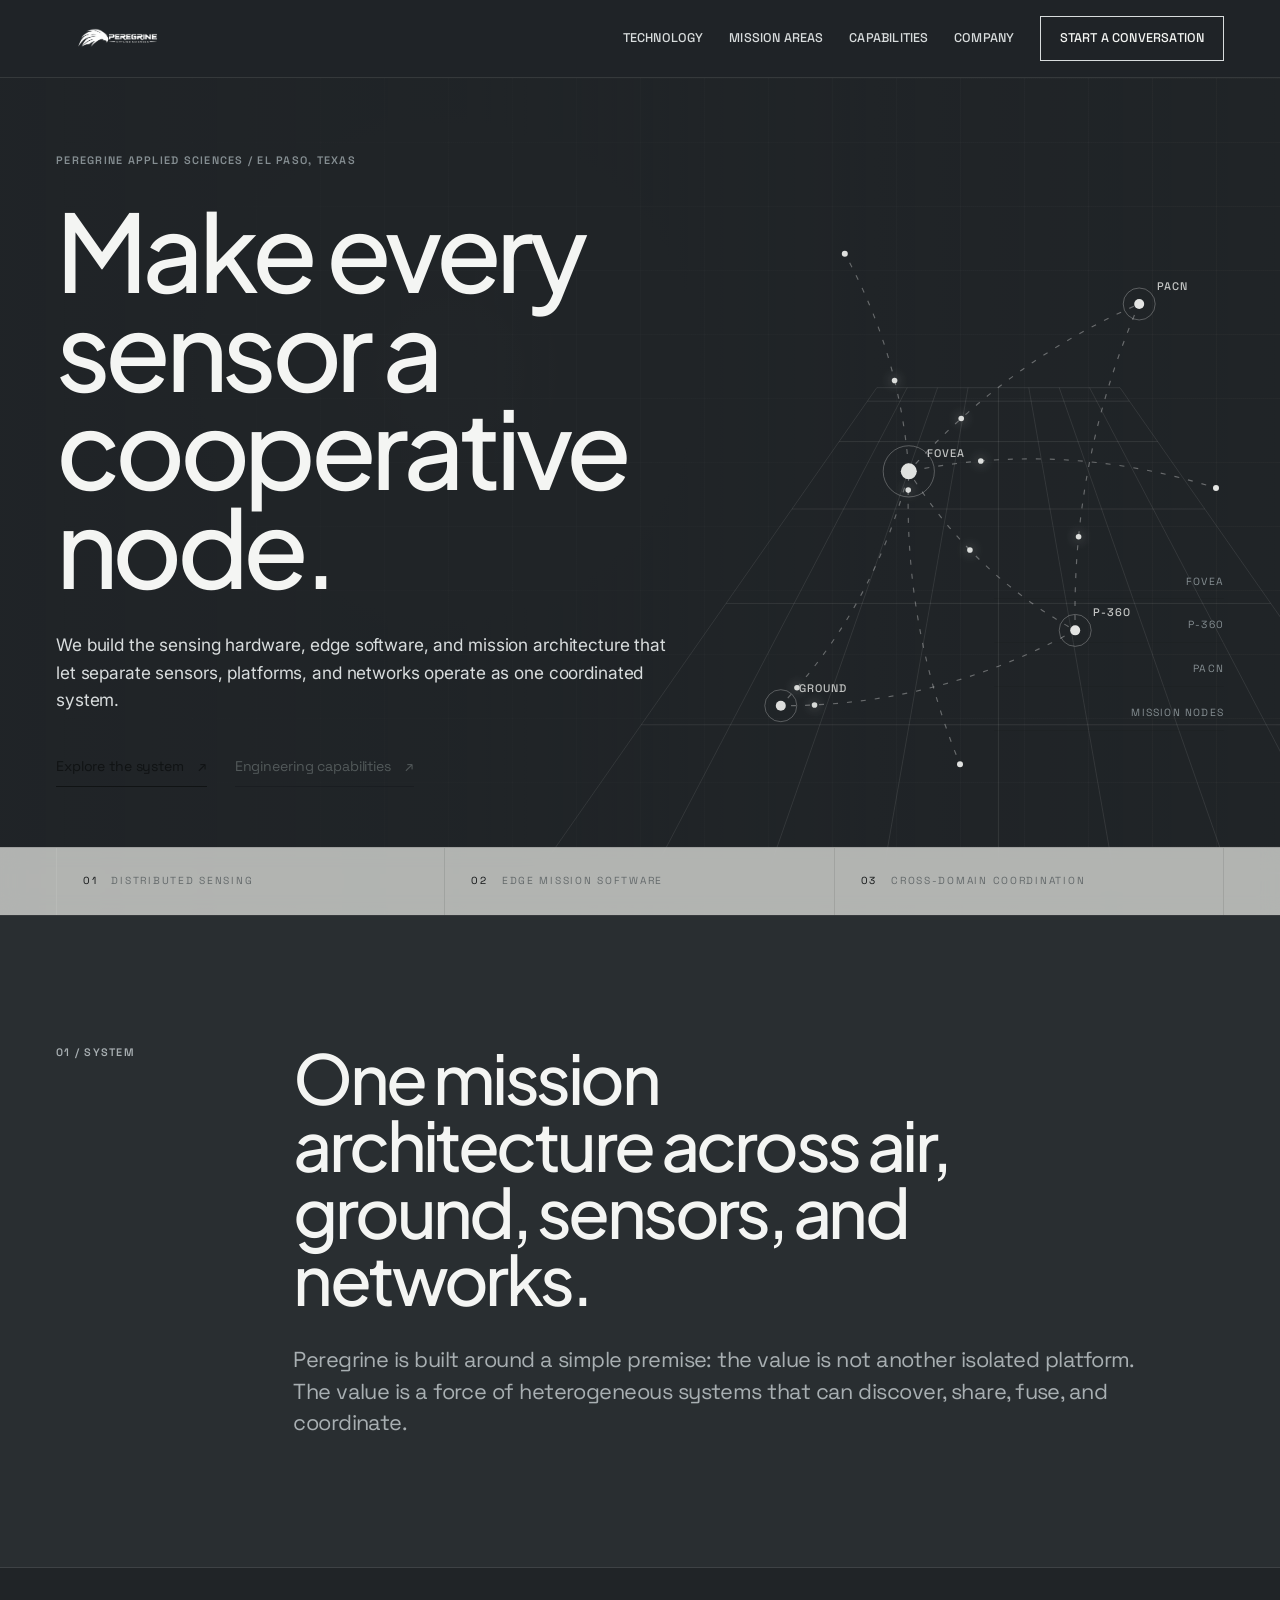
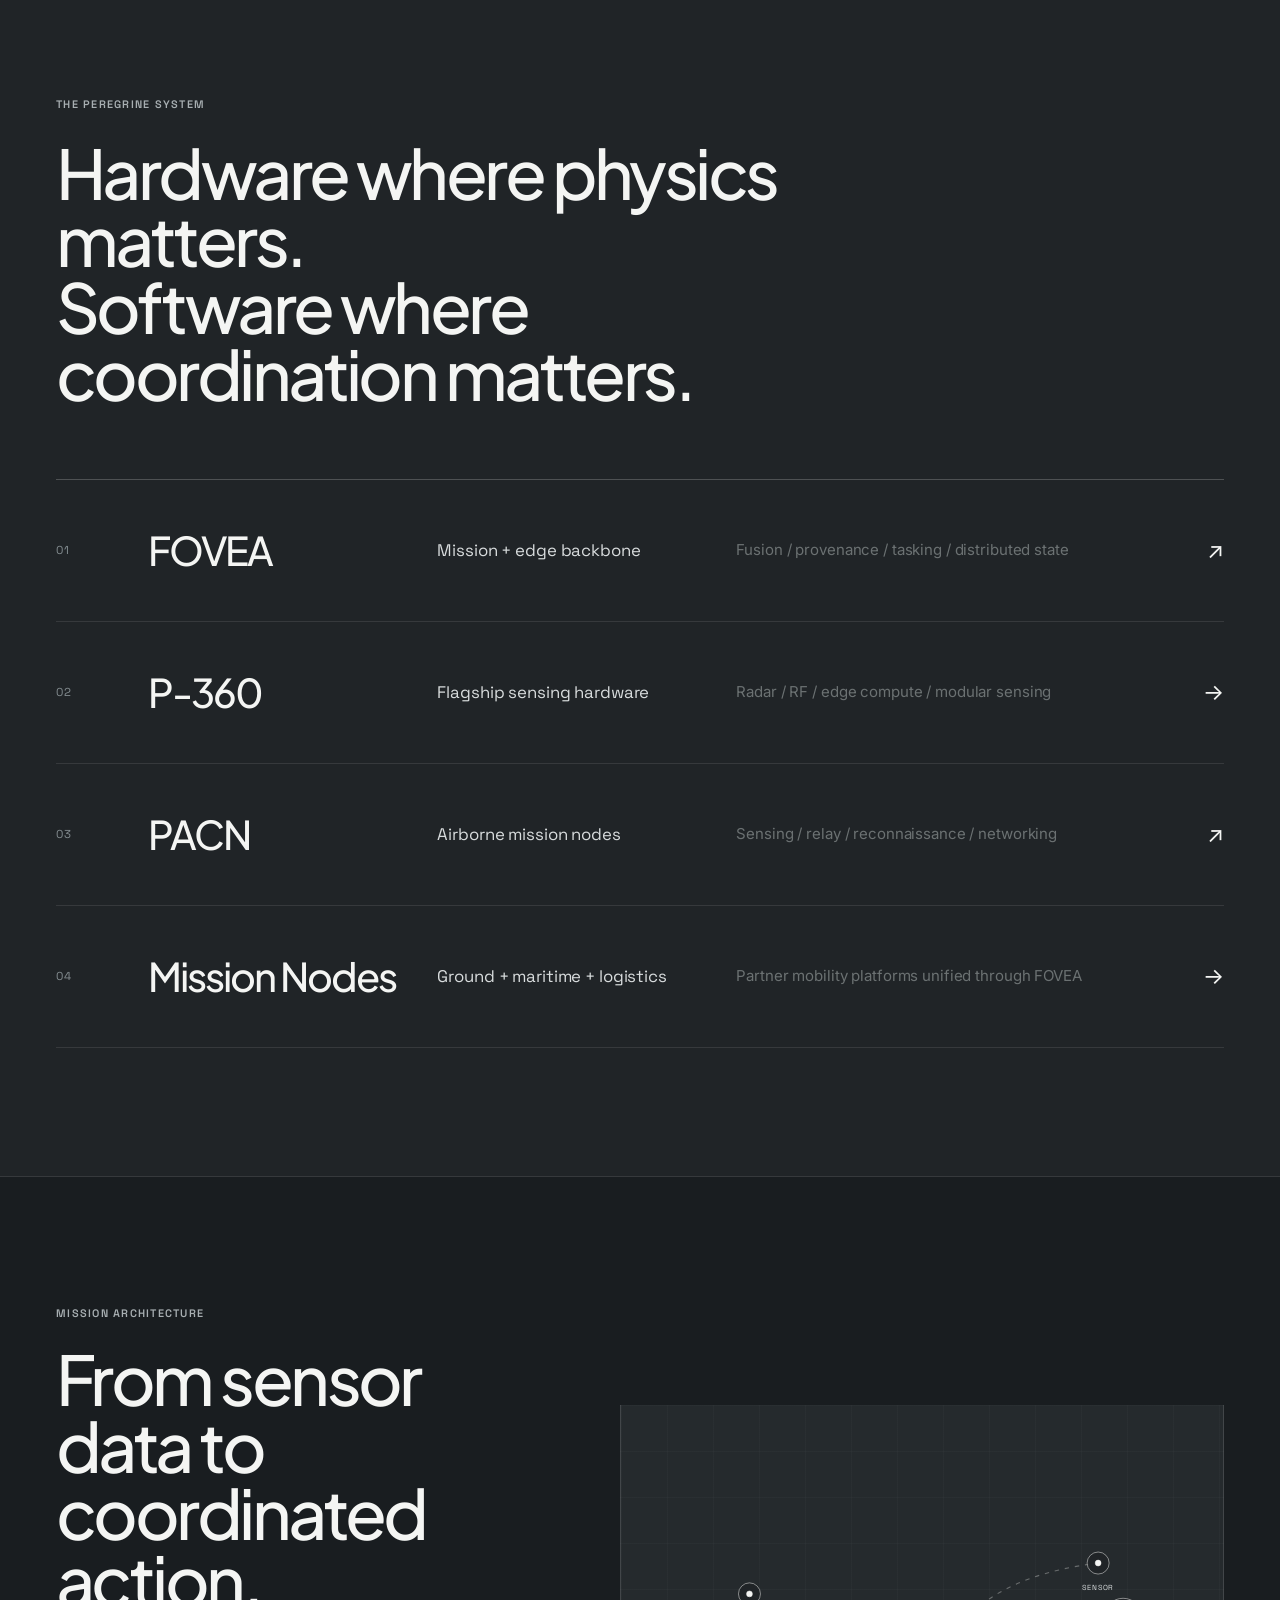
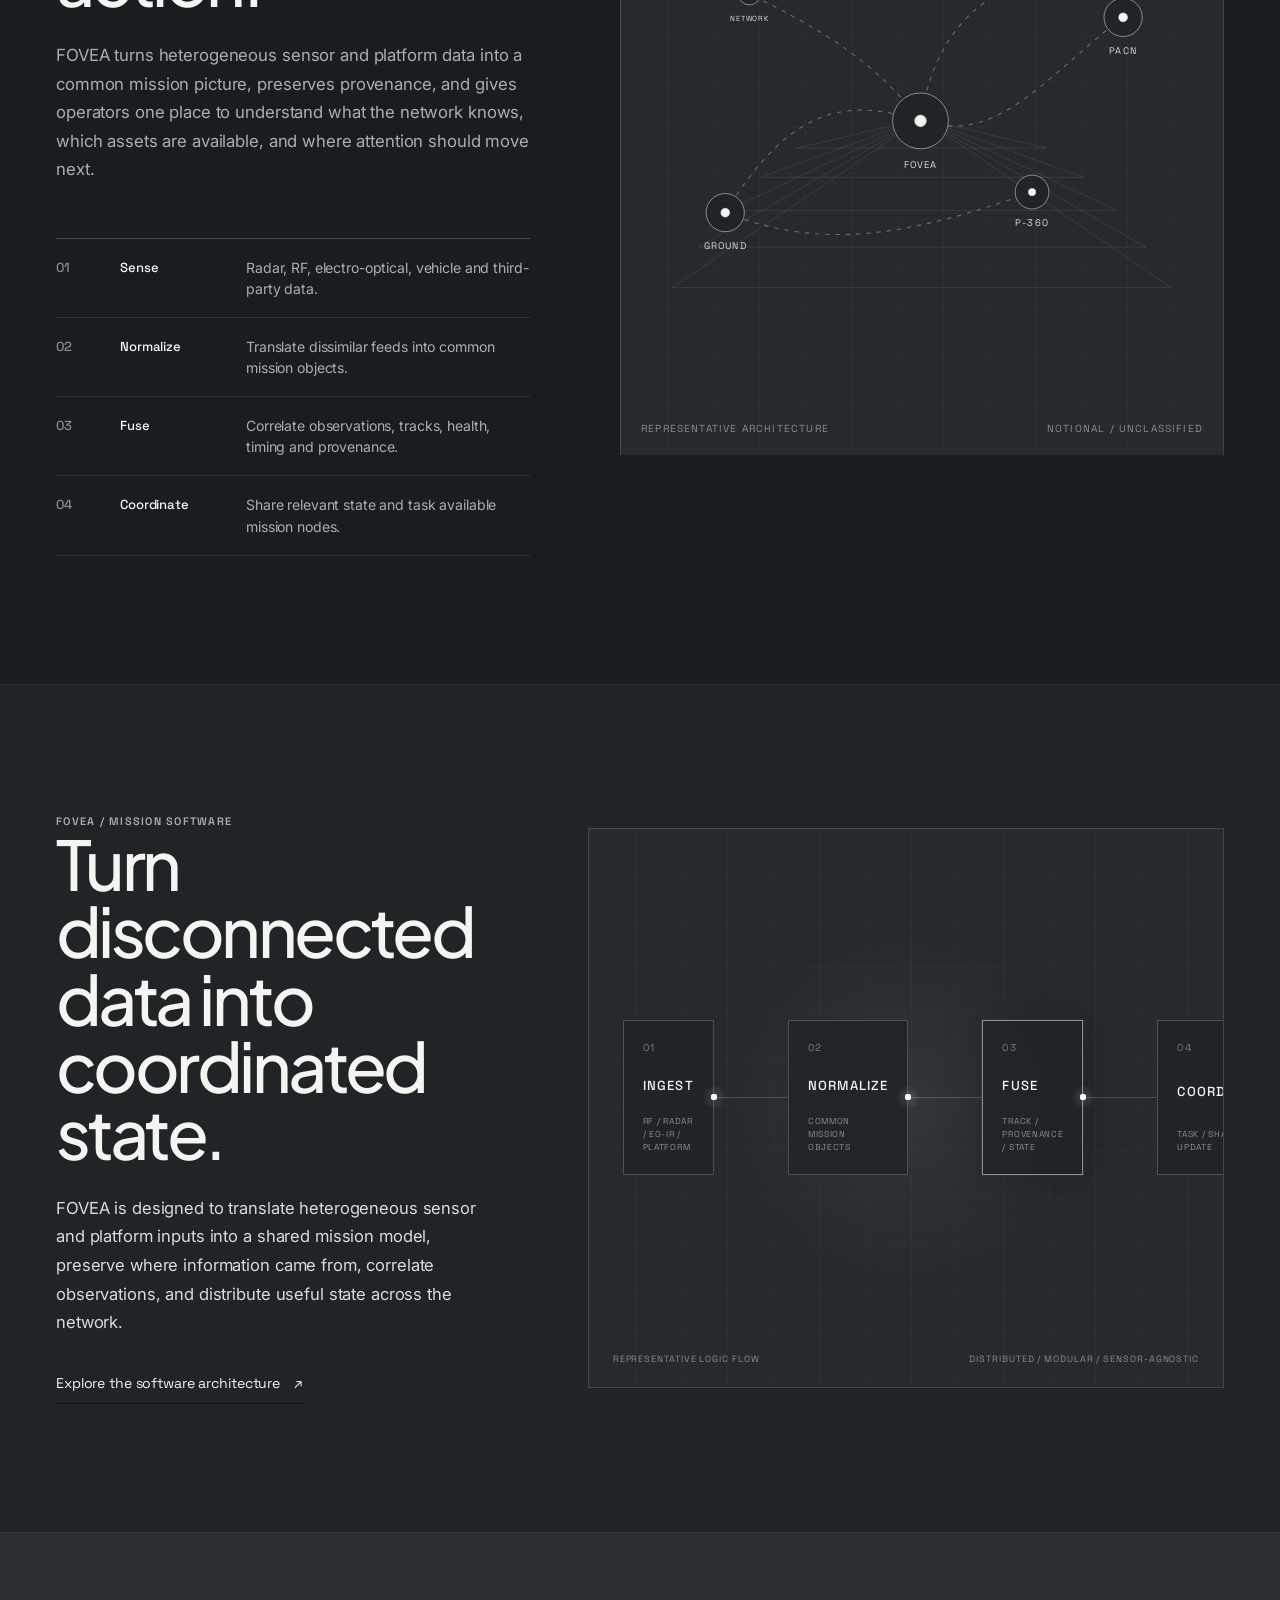
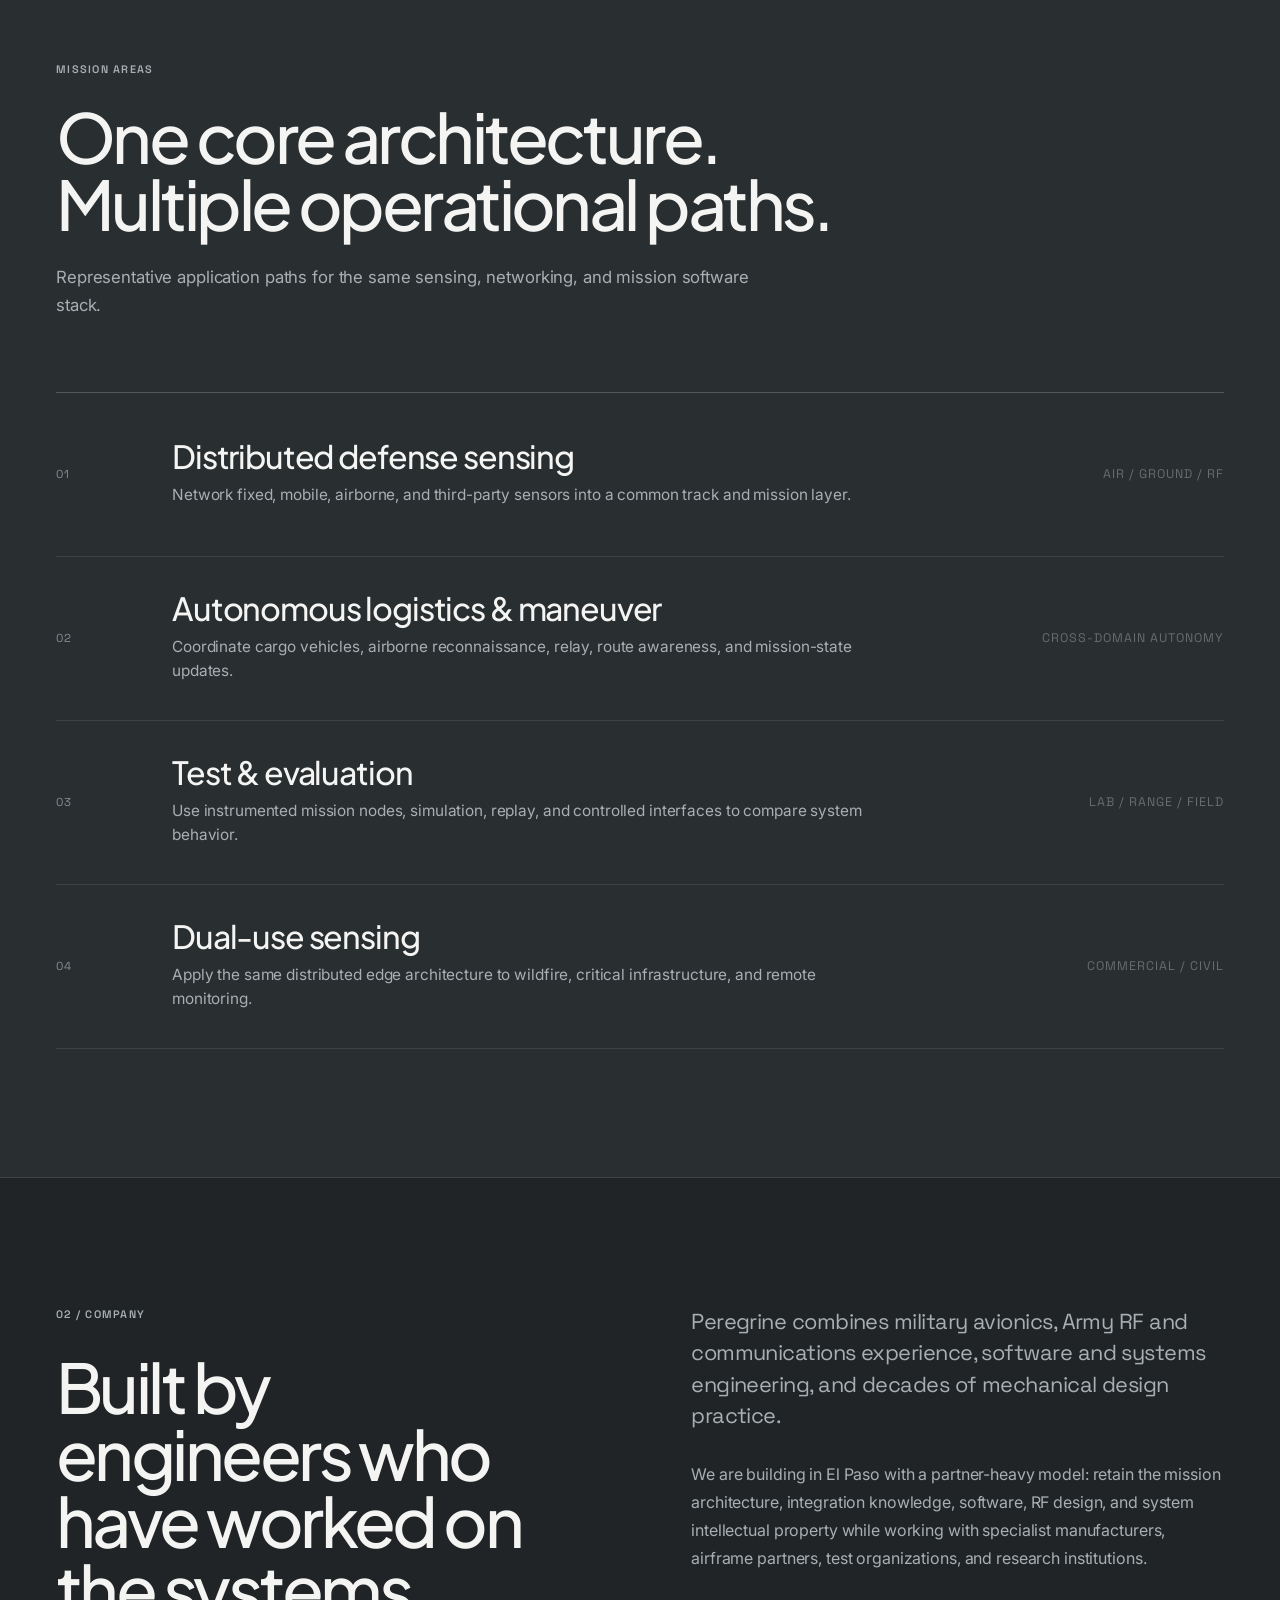
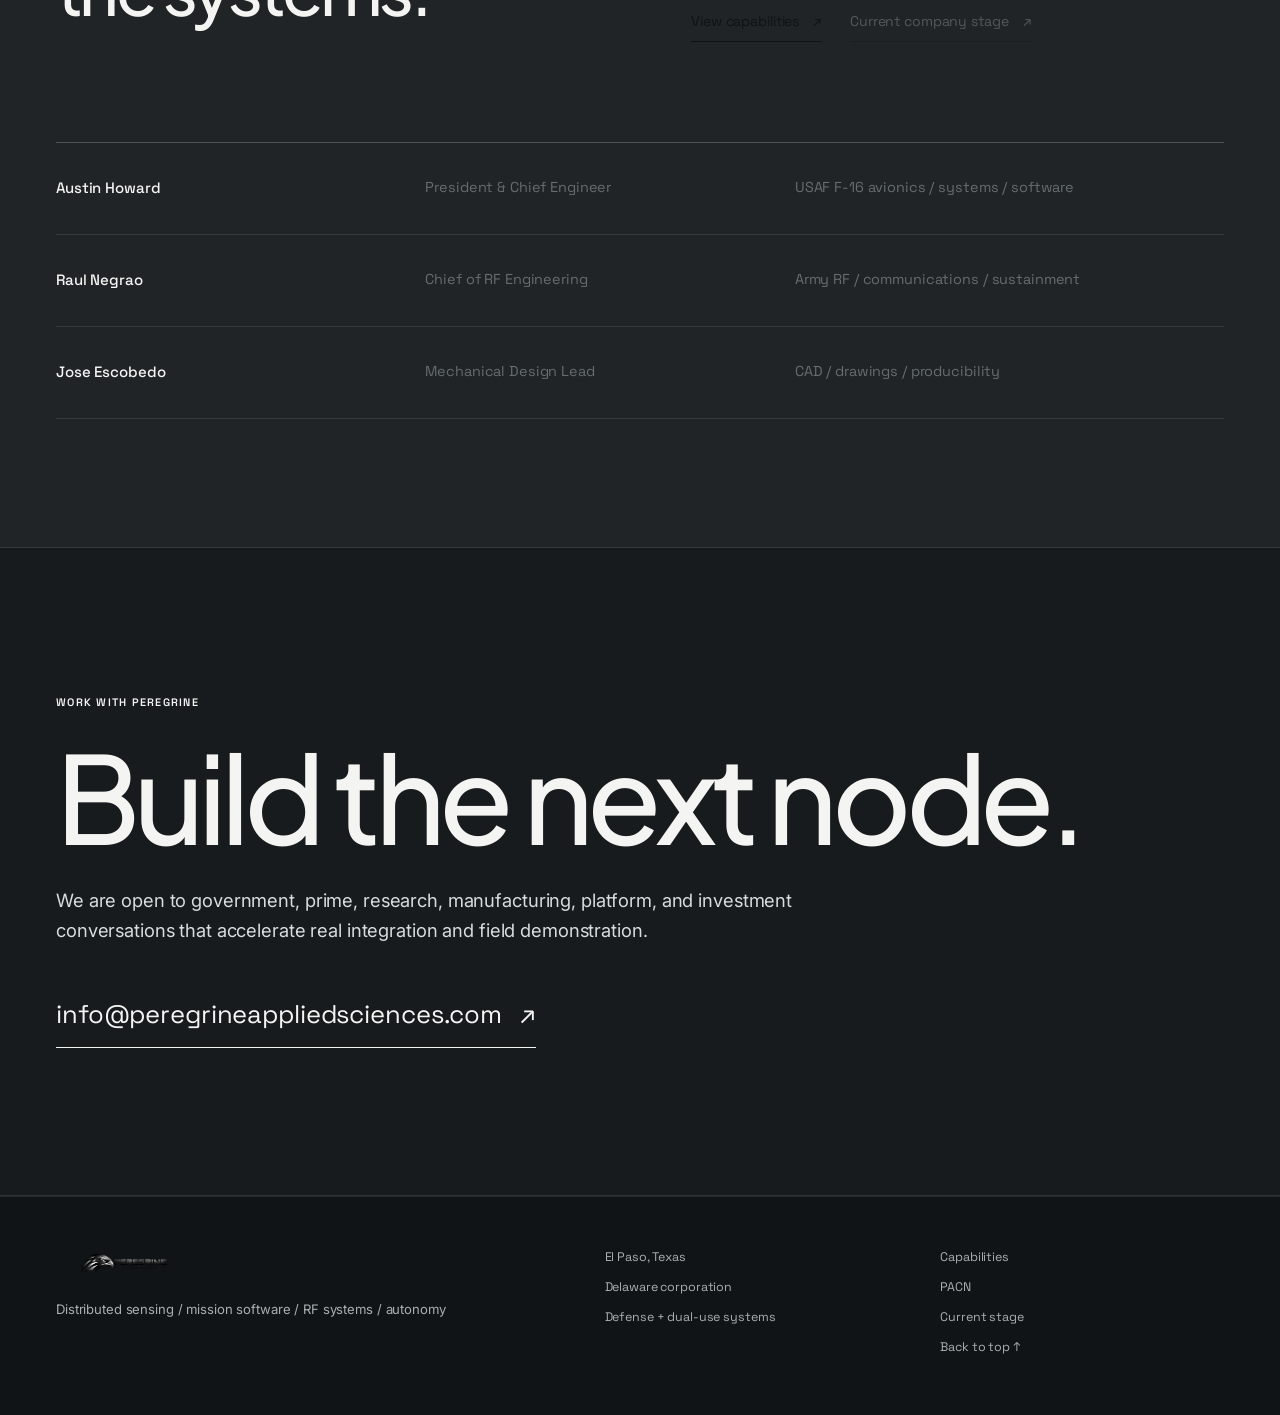
<file: index.html>
<!doctype html>
<html lang="en">
<head>
  <meta charset="utf-8" />
  <meta name="viewport" content="width=device-width, initial-scale=1" />
  <meta http-equiv="Cache-Control" content="no-cache, no-store, must-revalidate" />
  <meta http-equiv="Pragma" content="no-cache" />
  <meta http-equiv="Expires" content="0" />
  <meta name="description" content="Peregrine Applied Sciences builds distributed sensing, mission software, RF systems, and autonomous mission-node architectures for defense and dual-use operations." />
  <meta name="theme-color" content="#202427" />
  <title>Peregrine Applied Sciences | Distributed Sensing & Mission Systems</title>
  <link rel="icon" href="favicon.ico" sizes="any" />
  <link rel="icon" type="image/png" sizes="32x32" href="assets/favicon-32x32.png" />
  <link rel="apple-touch-icon" sizes="180x180" href="assets/favicon-180x180.png" />
  <link rel="stylesheet" href="styles.css?v=20260925-2345" />
</head>
<!-- build:20260925-2345 -->
<body data-page="home">
  <header class="site-header">
    <a class="brand" href="index.html" aria-label="Peregrine Applied Sciences home">
      <img src="assets/peregrine-header-logo.png" alt="Peregrine Applied Sciences" class="brand-logo" />
    </a>

    <button class="menu-toggle" aria-label="Toggle navigation" aria-expanded="false">
      <span></span><span></span>
    </button>

    <nav class="site-nav" aria-label="Primary">
      <a href="#systems">Technology</a>
      <a href="#missions">Mission Areas</a>
      <a href="capabilities.html" data-nav="capabilities">Capabilities</a>
      <a href="#company">Company</a>
      <a class="nav-cta" href="#contact">Start a conversation</a>
    </nav>
  </header>

  <main>
    <section class="hero hero-routing" id="top">
      <canvas id="routingCanvas" aria-hidden="true"></canvas>
      <div class="hero-noise" aria-hidden="true"></div>

      <div class="hero-shell">
        <div class="hero-copywrap reveal">
          <p class="eyebrow">Peregrine Applied Sciences / El Paso, Texas</p>
          <h1>Make every sensor a cooperative node.</h1>
          <p class="hero-copy">
            We build the sensing hardware, edge software, and mission architecture that let
            separate sensors, platforms, and networks operate as one coordinated system.
          </p>
          <div class="hero-actions">
            <a class="text-link strong" href="#systems">Explore the system <span>↗</span></a>
            <a class="text-link" href="capabilities.html">Engineering capabilities <span>↗</span></a>
          </div>
        </div>

        <div class="hero-rail" aria-label="Peregrine system components">
          <span>FOVEA</span>
          <span>P-360</span>
          <span>PACN</span>
          <span>MISSION NODES</span>
        </div>
      </div>

      <div class="hero-meta">
        <div><span>01</span> Distributed sensing</div>
        <div><span>02</span> Edge mission software</div>
        <div><span>03</span> Cross-domain coordination</div>
      </div>
    </section>

    <section class="section statement-section">
      <div class="shell split-statement reveal">
        <p class="section-index">01 / System</p>
        <div>
          <h2>One mission architecture across air, ground, sensors, and networks.</h2>
          <p class="large-copy">
            Peregrine is built around a simple premise: the value is not another isolated platform.
            The value is a force of heterogeneous systems that can discover, share, fuse, and coordinate.
          </p>
        </div>
      </div>
    </section>

    <section id="systems" class="section system-section">
      <div class="shell">
        <div class="section-intro reveal">
          <p class="kicker">The Peregrine System</p>
          <h2>Hardware where physics matters.<br />Software where coordination matters.</h2>
        </div>

        <div class="system-stack">
          <a class="system-row reveal" href="pacn-01.html#software" data-route-focus="fovea">
            <div class="system-number">01</div>
            <div class="system-name">FOVEA</div>
            <div class="system-description">Mission + edge backbone</div>
            <div class="system-detail">Fusion / provenance / tasking / distributed state</div>
            <div class="system-arrow">↗</div>
          </a>

          <div class="system-row reveal" data-route-focus="p360">
            <div class="system-number">02</div>
            <div class="system-name">P-360</div>
            <div class="system-description">Flagship sensing hardware</div>
            <div class="system-detail">Radar / RF / edge compute / modular sensing</div>
            <div class="system-arrow">→</div>
          </div>

          <a class="system-row reveal" href="pacn-01.html" data-route-focus="pacn">
            <div class="system-number">03</div>
            <div class="system-name">PACN</div>
            <div class="system-description">Airborne mission nodes</div>
            <div class="system-detail">Sensing / relay / reconnaissance / networking</div>
            <div class="system-arrow">↗</div>
          </a>

          <div class="system-row reveal" data-route-focus="nodes">
            <div class="system-number">04</div>
            <div class="system-name">Mission Nodes</div>
            <div class="system-description">Ground + maritime + logistics</div>
            <div class="system-detail">Partner mobility platforms unified through FOVEA</div>
            <div class="system-arrow">→</div>
          </div>
        </div>
      </div>
    </section>

    <section class="section mission-architecture">
      <div class="shell architecture-grid">
        <div class="architecture-copy reveal">
          <p class="kicker">Mission architecture</p>
          <h2>From sensor data to coordinated action.</h2>
          <p>
            FOVEA turns heterogeneous sensor and platform data into a common mission picture,
            preserves provenance, and gives operators one place to understand what the network
            knows, which assets are available, and where attention should move next.
          </p>

          <div class="architecture-steps">
            <div><span>01</span><strong>Sense</strong><p>Radar, RF, electro-optical, vehicle and third-party data.</p></div>
            <div><span>02</span><strong>Normalize</strong><p>Translate dissimilar feeds into common mission objects.</p></div>
            <div><span>03</span><strong>Fuse</strong><p>Correlate observations, tracks, health, timing and provenance.</p></div>
            <div><span>04</span><strong>Coordinate</strong><p>Share relevant state and task available mission nodes.</p></div>
          </div>
        </div>

        <div class="architecture-visual reveal" aria-label="Representative distributed mission architecture">
          <svg viewBox="0 0 820 650" role="img" aria-labelledby="architectureTitle">
            <title id="architectureTitle">Representative Peregrine distributed mission architecture</title>
            <defs>
              <linearGradient id="routeFade" x1="0" x2="1">
                <stop offset="0" stop-color="#dfe2e3" stop-opacity=".08"/>
                <stop offset=".45" stop-color="#f4f5f3" stop-opacity=".72"/>
                <stop offset="1" stop-color="#dfe2e3" stop-opacity=".08"/>
              </linearGradient>
            </defs>

            <g class="perspective-grid">
              <path d="M70 560 L410 330 L750 560"/>
              <path d="M105 505 L410 330 L715 505"/>
              <path d="M145 455 L410 330 L675 455"/>
              <path d="M190 410 L410 330 L630 410"/>
              <path d="M240 370 L410 330 L580 370"/>
              <path d="M70 560 H750"/>
              <path d="M105 505 H715"/>
              <path d="M145 455 H675"/>
              <path d="M190 410 H630"/>
              <path d="M240 370 H580"/>
            </g>

            <g class="route-paths">
              <path id="route1" d="M142 458 C230 315 305 300 408 333 C515 368 580 270 684 192"/>
              <path id="route2" d="M142 458 C275 510 390 490 560 430"/>
              <path id="route3" d="M408 333 C430 190 515 135 650 118"/>
              <path id="route4" d="M408 333 C340 245 265 205 175 160"/>
            </g>

            <g class="mission-node" transform="translate(408 333)">
              <circle r="38"/>
              <circle class="node-core" r="8"/>
              <text y="64">FOVEA</text>
            </g>
            <g class="mission-node" transform="translate(142 458)">
              <circle r="26"/>
              <circle class="node-core" r="6"/>
              <text y="50">GROUND</text>
            </g>
            <g class="mission-node" transform="translate(684 192)">
              <circle r="26"/>
              <circle class="node-core" r="6"/>
              <text y="50">PACN</text>
            </g>
            <g class="mission-node" transform="translate(560 430)">
              <circle r="23"/>
              <circle class="node-core" r="5"/>
              <text y="46">P-360</text>
            </g>
            <g class="mission-node minor" transform="translate(650 118)">
              <circle r="15"/>
              <circle class="node-core" r="4"/>
              <text y="37">SENSOR</text>
            </g>
            <g class="mission-node minor" transform="translate(175 160)">
              <circle r="15"/>
              <circle class="node-core" r="4"/>
              <text y="37">NETWORK</text>
            </g>

            <circle class="route-pulse p1" r="5"/>
            <circle class="route-pulse p2" r="5"/>
            <circle class="route-pulse p3" r="5"/>
          </svg>
          <div class="visual-caption">
            <span>REPRESENTATIVE ARCHITECTURE</span>
            <span>NOTIONAL / UNCLASSIFIED</span>
          </div>
        </div>
      </div>
    </section>

    <section class="section flow-section" id="fovea-flow">
      <div class="shell flow-grid">
        <div class="flow-copy reveal">
          <p class="kicker">FOVEA / Mission Software</p>
          <h2>Turn disconnected data into coordinated state.</h2>
          <p>
            FOVEA is designed to translate heterogeneous sensor and platform inputs into a shared mission model,
            preserve where information came from, correlate observations, and distribute useful state across the network.
          </p>
          <a class="text-link strong" href="pacn-01.html#software">Explore the software architecture <span>↗</span></a>
        </div>

        <div class="flow-visual reveal" aria-label="Animated FOVEA data-flow architecture">
          <div class="flow-track" aria-hidden="true">
            <div class="flow-block">
              <span>01</span>
              <strong>INGEST</strong>
              <small>RF / RADAR / EO-IR / PLATFORM</small>
            </div>
            <div class="flow-link"><i></i><i></i><i></i></div>
            <div class="flow-block">
              <span>02</span>
              <strong>NORMALIZE</strong>
              <small>COMMON MISSION OBJECTS</small>
            </div>
            <div class="flow-link"><i></i><i></i><i></i></div>
            <div class="flow-block flow-block-core">
              <span>03</span>
              <strong>FUSE</strong>
              <small>TRACK / PROVENANCE / STATE</small>
            </div>
            <div class="flow-link"><i></i><i></i><i></i></div>
            <div class="flow-block">
              <span>04</span>
              <strong>COORDINATE</strong>
              <small>TASK / SHARE / UPDATE</small>
            </div>
          </div>
          <div class="flow-status">
            <span>REPRESENTATIVE LOGIC FLOW</span>
            <span>DISTRIBUTED / MODULAR / SENSOR-AGNOSTIC</span>
          </div>
        </div>
      </div>
    </section>

    <section id="missions" class="section mission-section">
      <div class="shell">
        <div class="section-intro reveal">
          <p class="kicker">Mission Areas</p>
          <h2>One core architecture.<br />Multiple operational paths.</h2>
          <p class="section-lead">Representative application paths for the same sensing, networking, and mission software stack.</p>
        </div>

        <div class="mission-list">
          <article class="mission-item reveal">
            <div class="mission-index">01</div>
            <div>
              <h3>Distributed defense sensing</h3>
              <p>Network fixed, mobile, airborne, and third-party sensors into a common track and mission layer.</p>
            </div>
            <span>Air / Ground / RF</span>
          </article>
          <article class="mission-item reveal">
            <div class="mission-index">02</div>
            <div>
              <h3>Autonomous logistics & maneuver</h3>
              <p>Coordinate cargo vehicles, airborne reconnaissance, relay, route awareness, and mission-state updates.</p>
            </div>
            <span>Cross-domain autonomy</span>
          </article>
          <article class="mission-item reveal">
            <div class="mission-index">03</div>
            <div>
              <h3>Test & evaluation</h3>
              <p>Use instrumented mission nodes, simulation, replay, and controlled interfaces to compare system behavior.</p>
            </div>
            <span>Lab / Range / Field</span>
          </article>
          <article class="mission-item reveal">
            <div class="mission-index">04</div>
            <div>
              <h3>Dual-use sensing</h3>
              <p>Apply the same distributed edge architecture to wildfire, critical infrastructure, and remote monitoring.</p>
            </div>
            <span>Commercial / Civil</span>
          </article>
        </div>
      </div>
    </section>

    <section id="company" class="section company-section">
      <div class="shell company-grid">
        <div class="reveal">
          <p class="section-index">02 / Company</p>
          <h2>Built by engineers who have worked on the systems.</h2>
        </div>

        <div class="company-copy reveal">
          <p class="large-copy">
            Peregrine combines military avionics, Army RF and communications experience,
            software and systems engineering, and decades of mechanical design practice.
          </p>
          <p>
            We are building in El Paso with a partner-heavy model: retain the mission architecture,
            integration knowledge, software, RF design, and system intellectual property while
            working with specialist manufacturers, airframe partners, test organizations, and research institutions.
          </p>
          <div class="company-links">
            <a class="text-link strong" href="capabilities.html">View capabilities <span>↗</span></a>
            <a class="text-link" href="stage.html">Current company stage <span>↗</span></a>
          </div>
        </div>
      </div>

      <div class="shell founder-lines">
        <div class="founder-line reveal"><strong>Austin Howard</strong><span>President & Chief Engineer</span><span>USAF F-16 avionics / systems / software</span></div>
        <div class="founder-line reveal"><strong>Raul Negrao</strong><span>Chief of RF Engineering</span><span>Army RF / communications / sustainment</span></div>
        <div class="founder-line reveal"><strong>Jose Escobedo</strong><span>Mechanical Design Lead</span><span>CAD / drawings / producibility</span></div>
      </div>
    </section>

    <section id="contact" class="section contact-section">
      <div class="shell contact-hero reveal">
        <p class="kicker">Work with Peregrine</p>
        <h2>Build the next node.</h2>
        <p>
          We are open to government, prime, research, manufacturing, platform, and investment conversations
          that accelerate real integration and field demonstration.
        </p>
        <a class="contact-email" href="mailto:info@peregrineappliedsciences.com">info@peregrineappliedsciences.com <span>↗</span></a>
      </div>
    </section>
  </main>

  <footer class="site-footer">
    <div class="shell footer-grid">
      <div>
        <img src="assets/peregrine-header-logo.png" alt="Peregrine Applied Sciences" class="footer-logo" />
        <p>Distributed sensing / mission software / RF systems / autonomy</p>
      </div>
      <div class="footer-meta">
        <span>El Paso, Texas</span>
        <span>Delaware corporation</span>
        <span>Defense + dual-use systems</span>
      </div>
      <div class="footer-links">
        <a href="capabilities.html">Capabilities</a>
        <a href="pacn-01.html">PACN</a>
        <a href="stage.html">Current stage</a>
        <a href="#top">Back to top ↑</a>
      </div>
    </div>
  </footer>

  <script src="script.js?v=20260925-2345"></script>
</body>
</html>
</file>
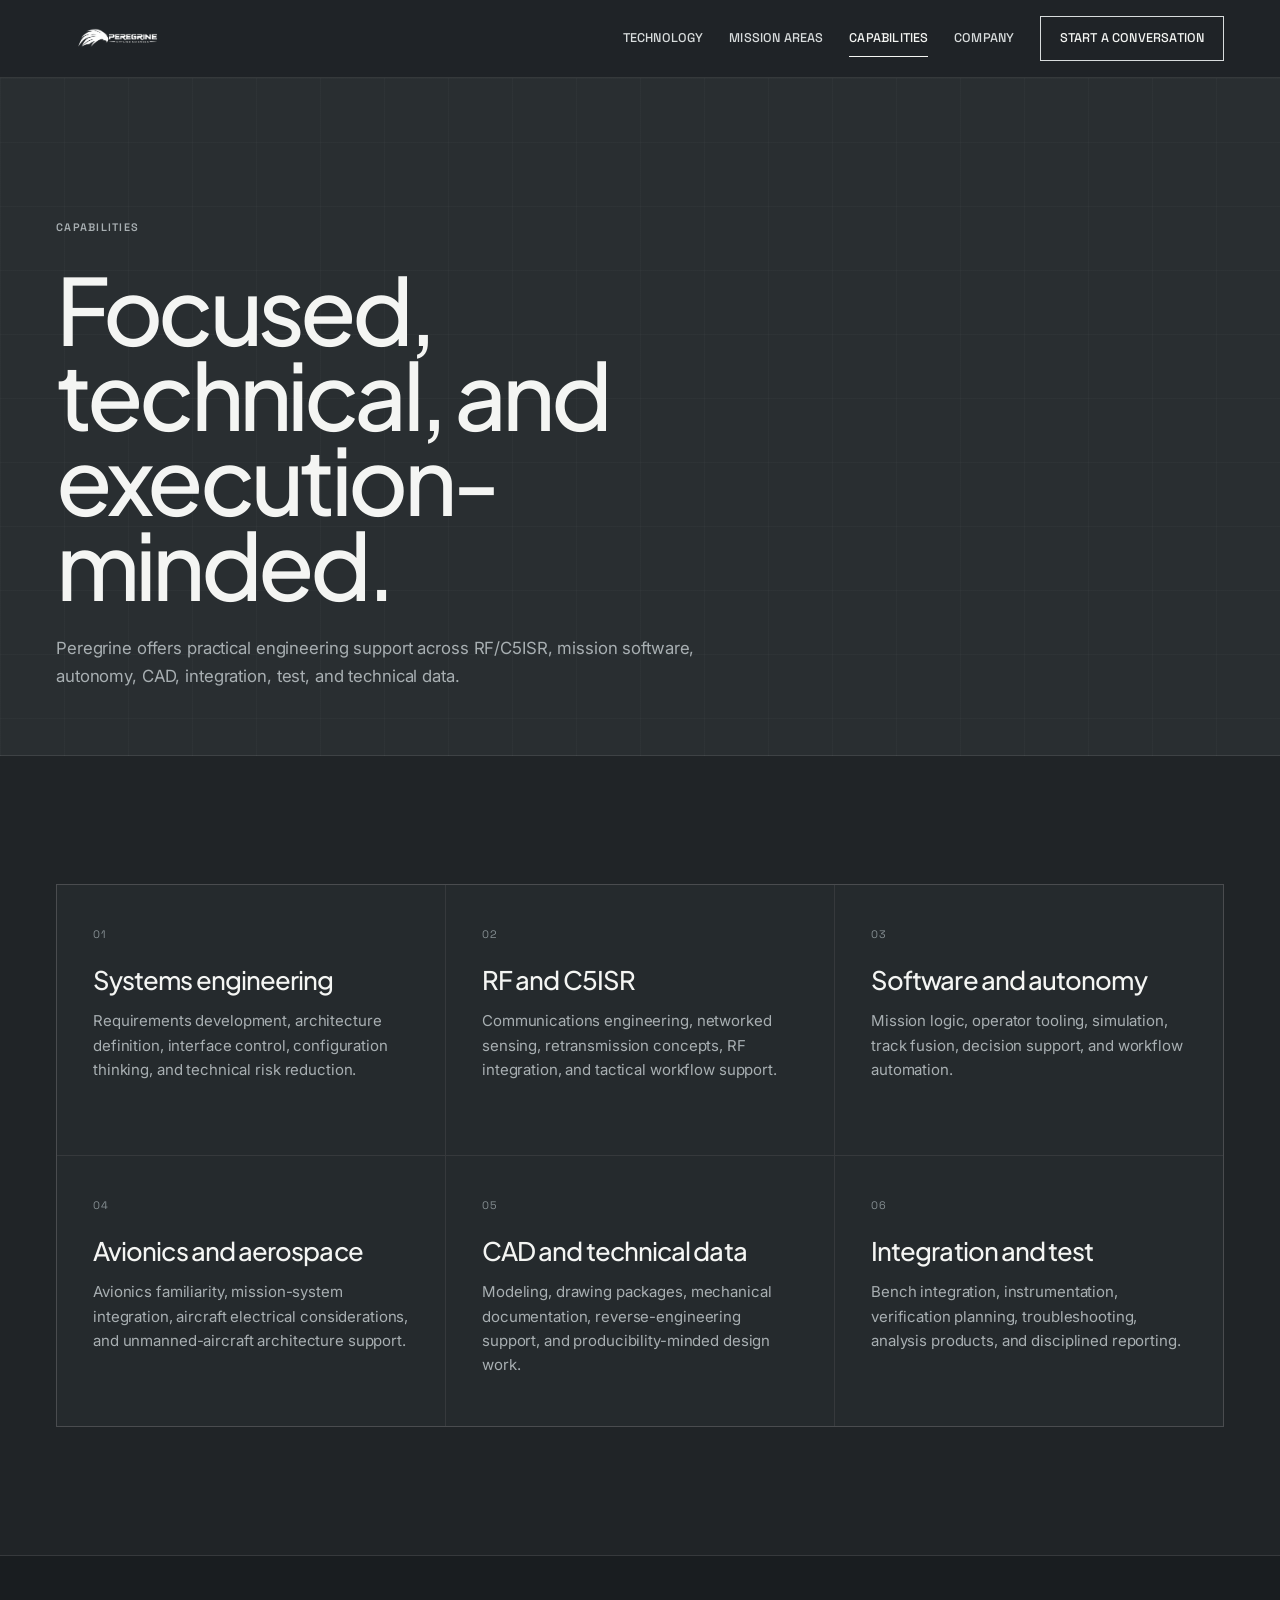
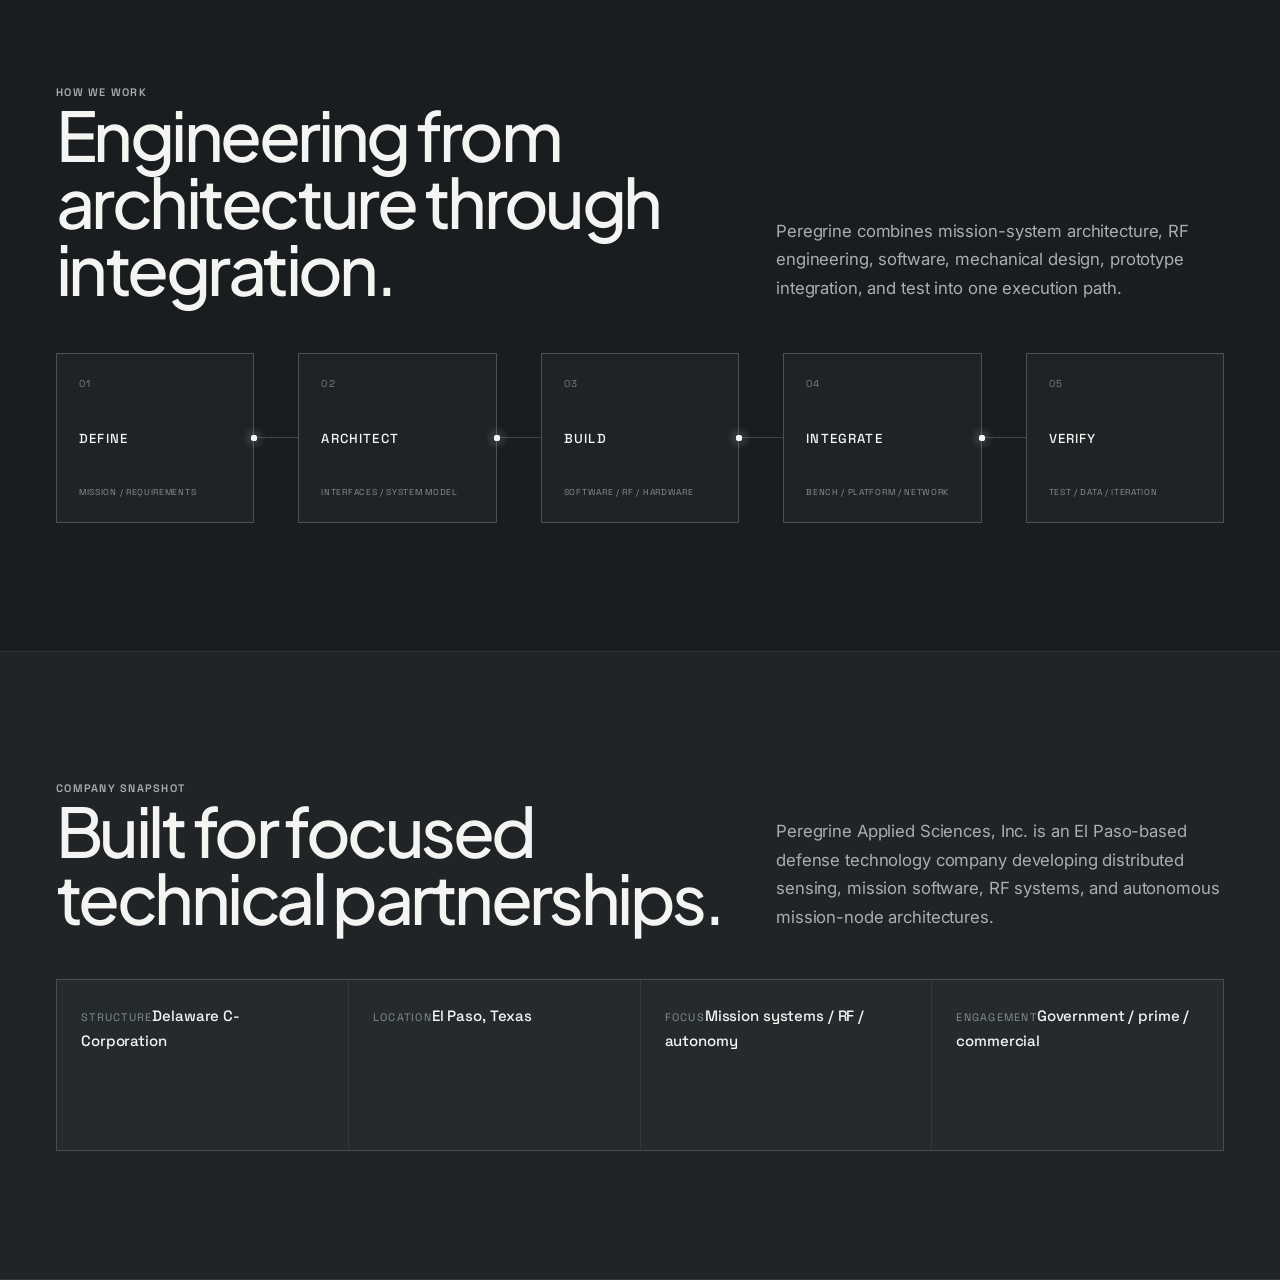
<file: capabilities.html>
<!doctype html>
<html lang="en">
<head>
  <meta charset="utf-8" />
  <meta name="viewport" content="width=device-width, initial-scale=1" />
  <meta http-equiv="Cache-Control" content="no-cache, no-store, must-revalidate" />
  <meta http-equiv="Pragma" content="no-cache" />
  <meta http-equiv="Expires" content="0" />
  <meta name="description" content="Peregrine Applied Sciences capabilities in RF/C5ISR, software, autonomy, integration, test, CAD, and engineering support." />
  <meta name="theme-color" content="#202427" />
  <title>Capabilities | Peregrine Applied Sciences</title>
  <link rel="icon" href="favicon.ico" sizes="any" />
  <link rel="icon" type="image/png" sizes="32x32" href="assets/favicon-32x32.png" />
  <link rel="apple-touch-icon" sizes="180x180" href="assets/favicon-180x180.png" />
  <link rel="stylesheet" href="styles.css?v=20260925-2345" />
</head>
<!-- build:20260925-2345 -->
<body data-page="capabilities">
  <div class="grid-overlay" aria-hidden="true"></div>

  <header class="site-header">
    <a class="brand" href="index.html" aria-label="Peregrine Applied Sciences home">
      <picture class="brand-picture">
        <source media="(max-width: 650px)" srcset="assets/peregrine-symbol.png" />
        <img src="assets/peregrine-header-logo.png" alt="Peregrine Applied Sciences" class="brand-logo" />
      </picture>
    </a>
    <button class="menu-toggle" aria-label="Toggle navigation" aria-expanded="false">Menu</button>
    <nav class="site-nav" aria-label="Primary">
      <a href="index.html#systems">Technology</a>
      <a href="index.html#missions">Mission Areas</a>
      <a href="capabilities.html" data-nav="capabilities">Capabilities</a>
      <a href="index.html#company">Company</a>
      <a class="nav-cta" href="index.html#contact">Start a conversation</a>
    </nav>
  </header>

  <main>
    <section class="page-hero page-hero-tight">
      <div class="shell">
        <p class="eyebrow">Capabilities</p>
        <h1>Focused, technical, and execution-minded.</h1>
        <p class="page-lead">
          Peregrine offers practical engineering support across RF/C5ISR, mission software,
          autonomy, CAD, integration, test, and technical data.
        </p>
      </div>
    </section>

    <section class="section">
      <div class="shell">
        <div class="info-grid three-up">
          <article class="info-card">
            <span class="card-kicker">01</span>
            <h3>Systems engineering</h3>
            <p>Requirements development, architecture definition, interface control, configuration thinking, and technical risk reduction.</p>
          </article>
          <article class="info-card">
            <span class="card-kicker">02</span>
            <h3>RF and C5ISR</h3>
            <p>Communications engineering, networked sensing, retransmission concepts, RF integration, and tactical workflow support.</p>
          </article>
          <article class="info-card">
            <span class="card-kicker">03</span>
            <h3>Software and autonomy</h3>
            <p>Mission logic, operator tooling, simulation, track fusion, decision support, and workflow automation.</p>
          </article>
          <article class="info-card">
            <span class="card-kicker">04</span>
            <h3>Avionics and aerospace</h3>
            <p>Avionics familiarity, mission-system integration, aircraft electrical considerations, and unmanned-aircraft architecture support.</p>
          </article>
          <article class="info-card">
            <span class="card-kicker">05</span>
            <h3>CAD and technical data</h3>
            <p>Modeling, drawing packages, mechanical documentation, reverse-engineering support, and producibility-minded design work.</p>
          </article>
          <article class="info-card">
            <span class="card-kicker">06</span>
            <h3>Integration and test</h3>
            <p>Bench integration, instrumentation, verification planning, troubleshooting, analysis products, and disciplined reporting.</p>
          </article>
        </div>
      </div>
    </section>

    <section class="section section-dark">
      <div class="shell">
        <div class="section-head split-head">
          <div>
            <p class="kicker">How we work</p>
            <h2>Engineering from architecture through integration.</h2>
          </div>
          <p class="section-lead">
            Peregrine combines mission-system architecture, RF engineering, software, mechanical design,
            prototype integration, and test into one execution path.
          </p>
        </div>

        <div class="capability-chain reveal" aria-label="Animated engineering lifecycle">
          <div class="chain-node"><span>01</span><strong>DEFINE</strong><small>MISSION / REQUIREMENTS</small></div>
          <div class="chain-path"><i></i><i></i><i></i></div>
          <div class="chain-node"><span>02</span><strong>ARCHITECT</strong><small>INTERFACES / SYSTEM MODEL</small></div>
          <div class="chain-path"><i></i><i></i><i></i></div>
          <div class="chain-node"><span>03</span><strong>BUILD</strong><small>SOFTWARE / RF / HARDWARE</small></div>
          <div class="chain-path"><i></i><i></i><i></i></div>
          <div class="chain-node"><span>04</span><strong>INTEGRATE</strong><small>BENCH / PLATFORM / NETWORK</small></div>
          <div class="chain-path"><i></i><i></i><i></i></div>
          <div class="chain-node"><span>05</span><strong>VERIFY</strong><small>TEST / DATA / ITERATION</small></div>
        </div>
      </div>
    </section>

    <section class="section">
      <div class="shell">
        <div class="section-head split-head">
          <div>
            <p class="kicker">Company snapshot</p>
            <h2>Built for focused technical partnerships.</h2>
          </div>
          <p class="section-lead">
            Peregrine Applied Sciences, Inc. is an El Paso-based defense technology company
            developing distributed sensing, mission software, RF systems, and autonomous mission-node architectures.
          </p>
        </div>
        <div class="fact-grid">
          <div class="fact-card"><span>Structure</span><strong>Delaware C-Corporation</strong></div>
          <div class="fact-card"><span>Location</span><strong>El Paso, Texas</strong></div>
          <div class="fact-card"><span>Focus</span><strong>Mission systems / RF / autonomy</strong></div>
          <div class="fact-card"><span>Engagement</span><strong>Government / prime / commercial</strong></div>
        </div>
      </div>
    </section>
  </main>

  <script src="script.js?v=20260925-2345"></script>
</body>
</html>
</file>
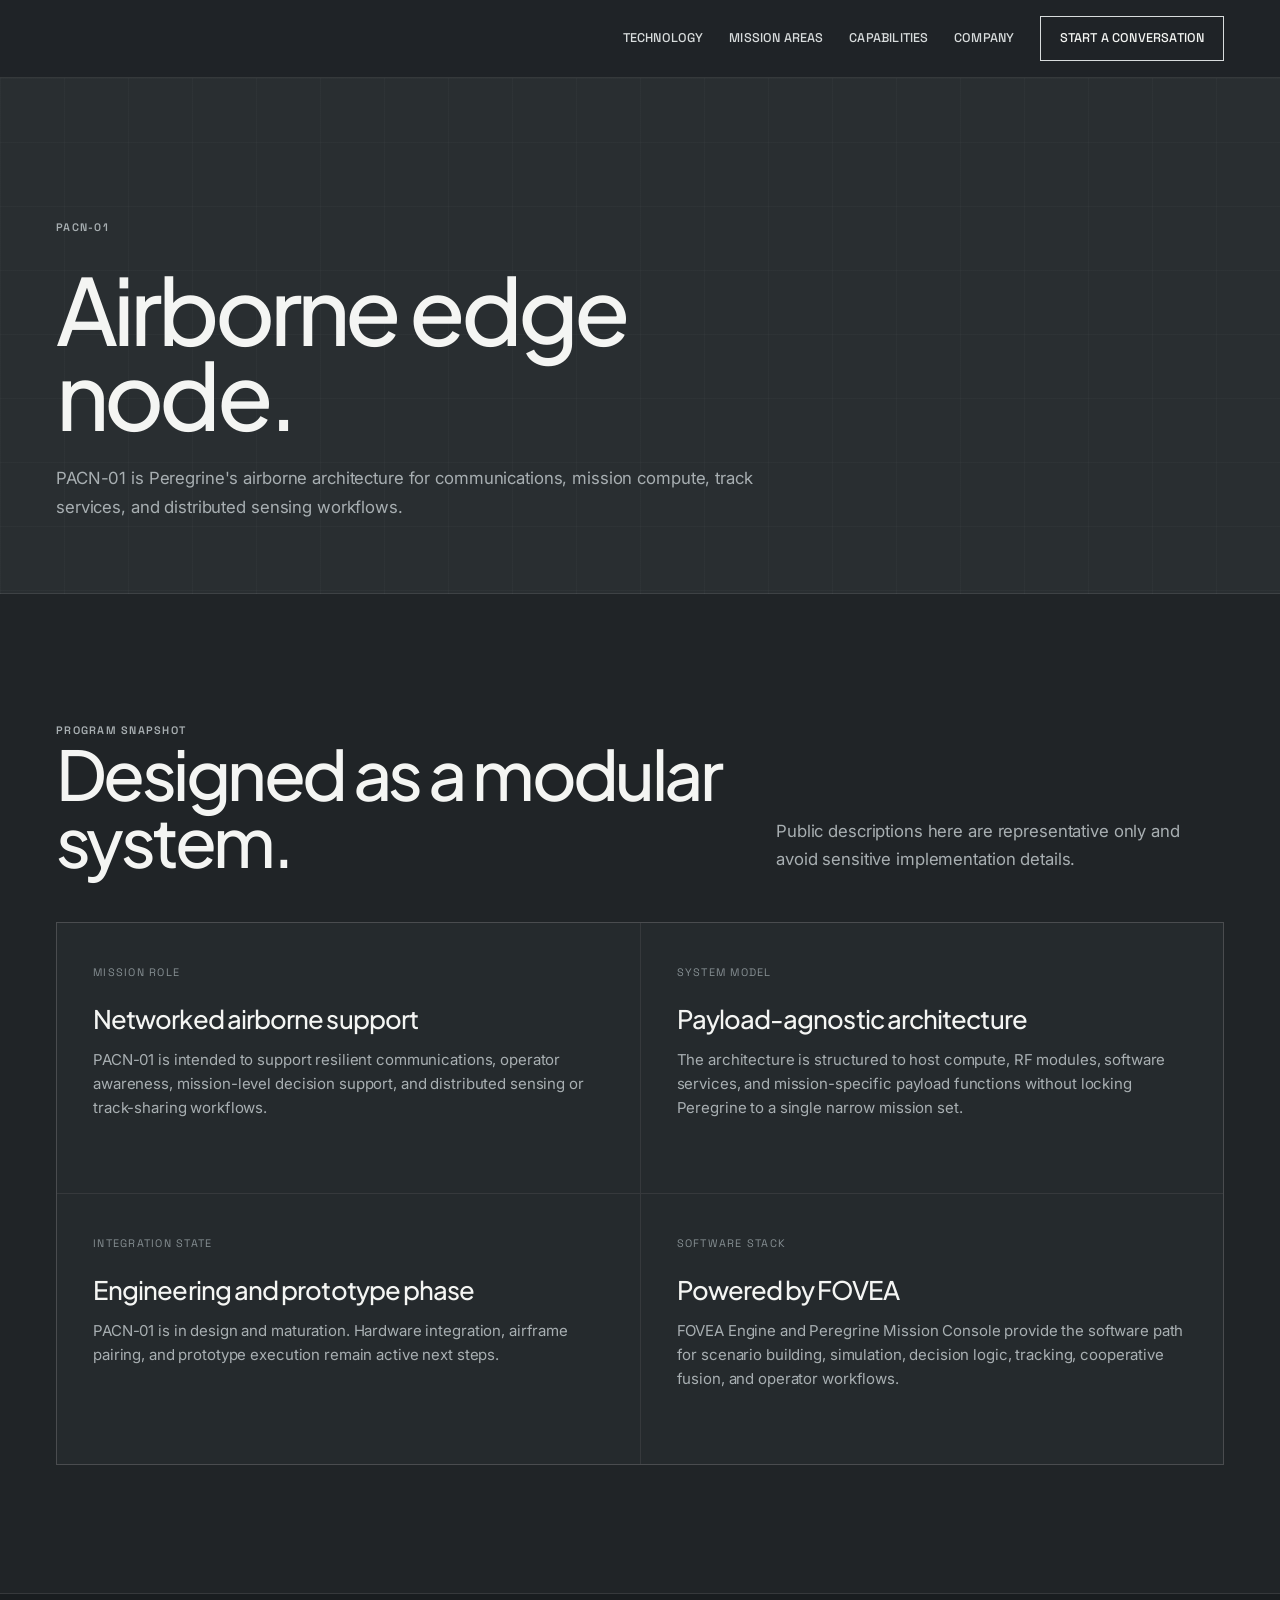
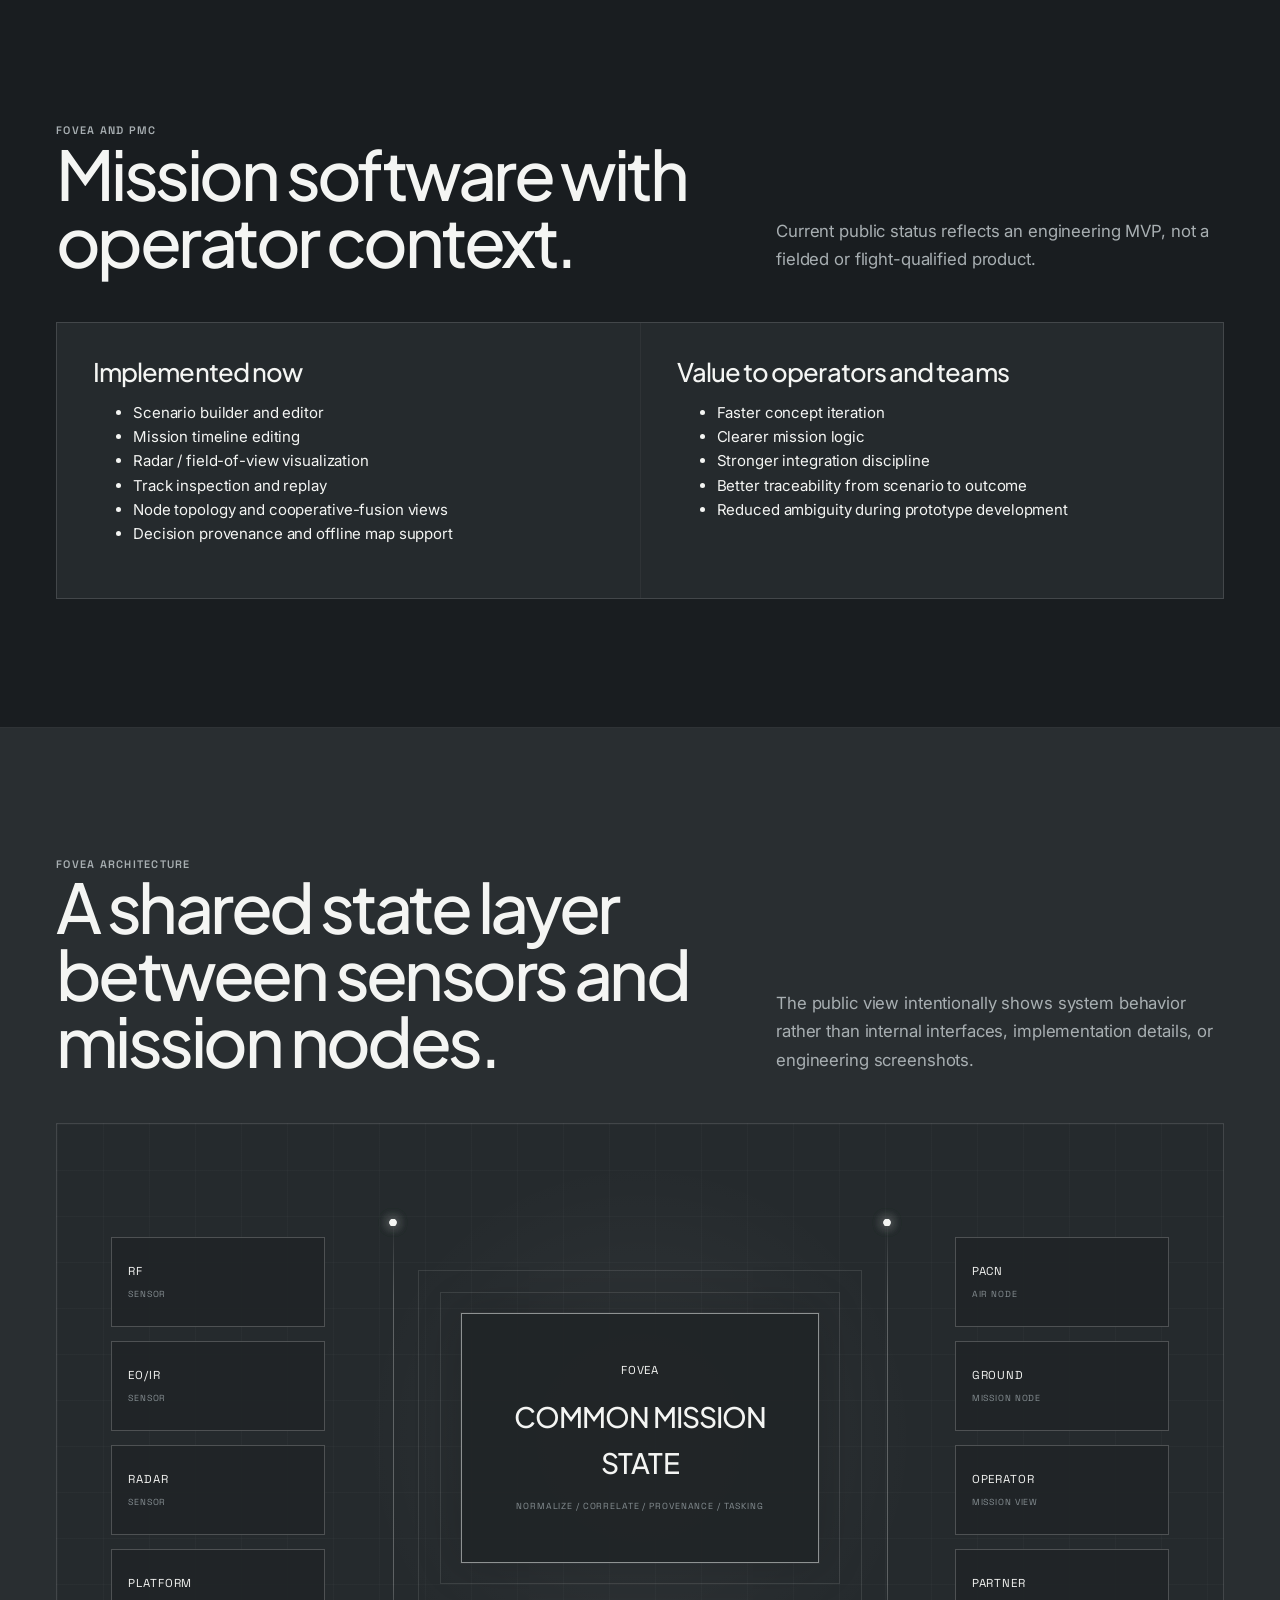
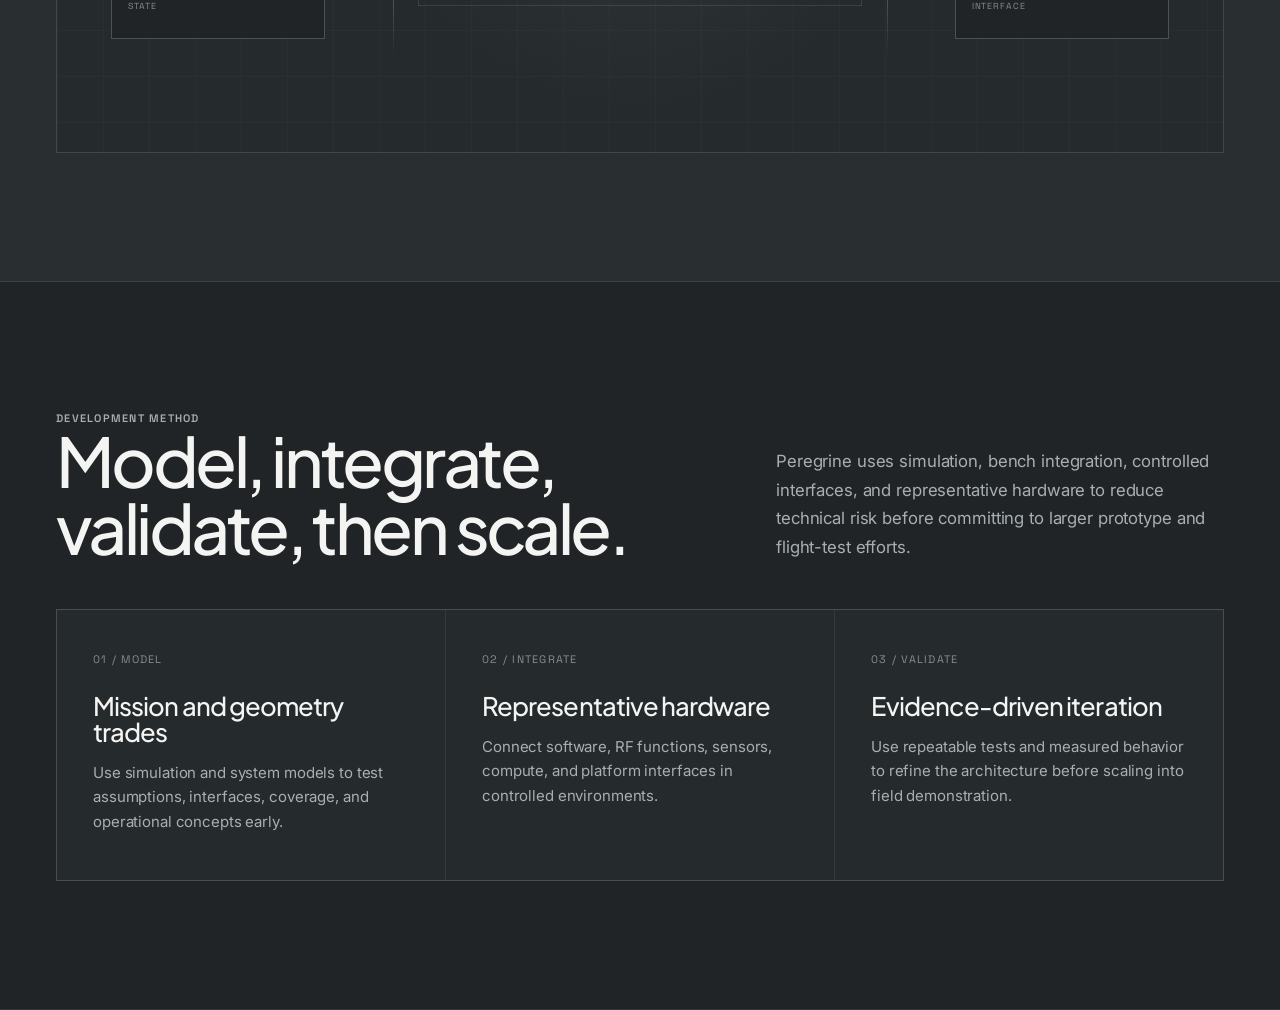
<file: pacn-01.html>
<!doctype html>
<html lang="en">
<head>
  <meta charset="utf-8" />
  <meta name="viewport" content="width=device-width, initial-scale=1" />
  <meta http-equiv="Cache-Control" content="no-cache, no-store, must-revalidate" />
  <meta http-equiv="Pragma" content="no-cache" />
  <meta http-equiv="Expires" content="0" />
  <meta name="description" content="PACN-01 is Peregrine Applied Sciences' airborne edge-node architecture for communications, mission compute, and distributed sensing workflows." />
  <meta name="theme-color" content="#202427" />
  <title>PACN-01 | Peregrine Applied Sciences</title>
  <link rel="icon" href="favicon.ico" sizes="any" />
  <link rel="icon" type="image/png" sizes="32x32" href="assets/favicon-32x32.png" />
  <link rel="apple-touch-icon" sizes="180x180" href="assets/favicon-180x180.png" />
  <link rel="stylesheet" href="styles.css?v=20260925-2345" />
</head>
<!-- build:20260925-2345 -->
<body data-page="pacn">
  <div class="grid-overlay" aria-hidden="true"></div>

  <header class="site-header">
    <a class="brand" href="index.html" aria-label="Peregrine Applied Sciences home">
      <picture class="brand-picture">
        <source media="(max-width: 650px)" srcset="assets/peregrine-symbol.png" />
        <img src="assets/peregrine-header-logo.png" alt="Peregrine Applied Sciences" class="brand-logo" />
      </picture>
    </a>
    <button class="menu-toggle" aria-label="Toggle navigation" aria-expanded="false">Menu</button>
    <nav class="site-nav" aria-label="Primary">
      <a href="index.html#systems">Technology</a>
      <a href="index.html#missions">Mission Areas</a>
      <a href="capabilities.html" data-nav="capabilities">Capabilities</a>
      <a href="index.html#company">Company</a>
      <a class="nav-cta" href="index.html#contact">Start a conversation</a>
    </nav>
  </header>

  <main>
    <section class="page-hero">
      <div class="shell">
        <p class="eyebrow">PACN-01</p>
        <h1>Airborne edge node.</h1>
        <p class="page-lead">
          PACN-01 is Peregrine's airborne architecture for communications,
          mission compute, track services, and distributed sensing workflows.
        </p>
      </div>
    </section>

    <section class="section">
      <div class="shell">
        <div class="section-head split-head">
          <div>
            <p class="kicker">Program snapshot</p>
            <h2>Designed as a modular system.</h2>
          </div>
          <p class="section-lead">
            Public descriptions here are representative only and avoid sensitive implementation details.
          </p>
        </div>
        <div class="info-grid two-up">
          <article class="info-card">
            <span class="card-kicker">Mission role</span>
            <h3>Networked airborne support</h3>
            <p>
              PACN-01 is intended to support resilient communications,
              operator awareness, mission-level decision support,
              and distributed sensing or track-sharing workflows.
            </p>
          </article>
          <article class="info-card">
            <span class="card-kicker">System model</span>
            <h3>Payload-agnostic architecture</h3>
            <p>
              The architecture is structured to host compute, RF modules,
              software services, and mission-specific payload functions
              without locking Peregrine to a single narrow mission set.
            </p>
          </article>
          <article class="info-card">
            <span class="card-kicker">Integration state</span>
            <h3>Engineering and prototype phase</h3>
            <p>
              PACN-01 is in design and maturation. Hardware integration,
              airframe pairing, and prototype execution remain active next steps.
            </p>
          </article>
          <article class="info-card" id="software">
            <span class="card-kicker">Software stack</span>
            <h3>Powered by FOVEA</h3>
            <p>
              FOVEA Engine and Peregrine Mission Console provide the software path for scenario building,
              simulation, decision logic, tracking, cooperative fusion, and operator workflows.
            </p>
          </article>
        </div>
      </div>
    </section>

    <section class="section section-dark">
      <div class="shell">
        <div class="section-head split-head">
          <div>
            <p class="kicker">FOVEA and PMC</p>
            <h2>Mission software with operator context.</h2>
          </div>
          <p class="section-lead">
            Current public status reflects an engineering MVP, not a fielded or flight-qualified product.
          </p>
        </div>
        <div class="feature-grid">
          <div class="feature-card">
            <h3>Implemented now</h3>
            <ul>
              <li>Scenario builder and editor</li>
              <li>Mission timeline editing</li>
              <li>Radar / field-of-view visualization</li>
              <li>Track inspection and replay</li>
              <li>Node topology and cooperative-fusion views</li>
              <li>Decision provenance and offline map support</li>
            </ul>
          </div>
          <div class="feature-card">
            <h3>Value to operators and teams</h3>
            <ul>
              <li>Faster concept iteration</li>
              <li>Clearer mission logic</li>
              <li>Stronger integration discipline</li>
              <li>Better traceability from scenario to outcome</li>
              <li>Reduced ambiguity during prototype development</li>
            </ul>
          </div>
        </div>
      </div>
    </section>

    <section class="section software-flow-section" id="software-architecture">
      <div class="shell">
        <div class="section-head split-head">
          <div>
            <p class="kicker">FOVEA architecture</p>
            <h2>A shared state layer between sensors and mission nodes.</h2>
          </div>
          <p class="section-lead">
            The public view intentionally shows system behavior rather than internal interfaces, implementation details,
            or engineering screenshots.
          </p>
        </div>

        <div class="distributed-flow reveal" aria-label="Animated distributed FOVEA architecture">
          <div class="distributed-inputs">
            <div class="distributed-node"><span>RF</span><small>SENSOR</small></div>
            <div class="distributed-node"><span>EO/IR</span><small>SENSOR</small></div>
            <div class="distributed-node"><span>RADAR</span><small>SENSOR</small></div>
            <div class="distributed-node"><span>PLATFORM</span><small>STATE</small></div>
          </div>

          <div class="distributed-bus">
            <div class="bus-line"></div>
            <i class="bus-packet p-a"></i>
            <i class="bus-packet p-b"></i>
            <i class="bus-packet p-c"></i>
          </div>

          <div class="distributed-core">
            <span>FOVEA</span>
            <strong>COMMON MISSION STATE</strong>
            <small>NORMALIZE / CORRELATE / PROVENANCE / TASKING</small>
          </div>

          <div class="distributed-bus distributed-bus-out">
            <div class="bus-line"></div>
            <i class="bus-packet p-a"></i>
            <i class="bus-packet p-b"></i>
            <i class="bus-packet p-c"></i>
          </div>

          <div class="distributed-outputs">
            <div class="distributed-node"><span>PACN</span><small>AIR NODE</small></div>
            <div class="distributed-node"><span>GROUND</span><small>MISSION NODE</small></div>
            <div class="distributed-node"><span>OPERATOR</span><small>MISSION VIEW</small></div>
            <div class="distributed-node"><span>PARTNER</span><small>INTERFACE</small></div>
          </div>
        </div>
      </div>
    </section>

    <section class="section">
      <div class="shell">
        <div class="section-head split-head">
          <div>
            <p class="kicker">Development method</p>
            <h2>Model, integrate, validate, then scale.</h2>
          </div>
          <p class="section-lead">
            Peregrine uses simulation, bench integration, controlled interfaces, and representative hardware
            to reduce technical risk before committing to larger prototype and flight-test efforts.
          </p>
        </div>

        <div class="program-grid">
          <article class="program-card">
            <span class="card-label">01 / Model</span>
            <h3>Mission and geometry trades</h3>
            <p>Use simulation and system models to test assumptions, interfaces, coverage, and operational concepts early.</p>
          </article>
          <article class="program-card">
            <span class="card-label">02 / Integrate</span>
            <h3>Representative hardware</h3>
            <p>Connect software, RF functions, sensors, compute, and platform interfaces in controlled environments.</p>
          </article>
          <article class="program-card">
            <span class="card-label">03 / Validate</span>
            <h3>Evidence-driven iteration</h3>
            <p>Use repeatable tests and measured behavior to refine the architecture before scaling into field demonstration.</p>
          </article>
        </div>
      </div>
    </section>
  </main>

  <script src="script.js?v=20260925-2345"></script>
</body>
</html>
</file>
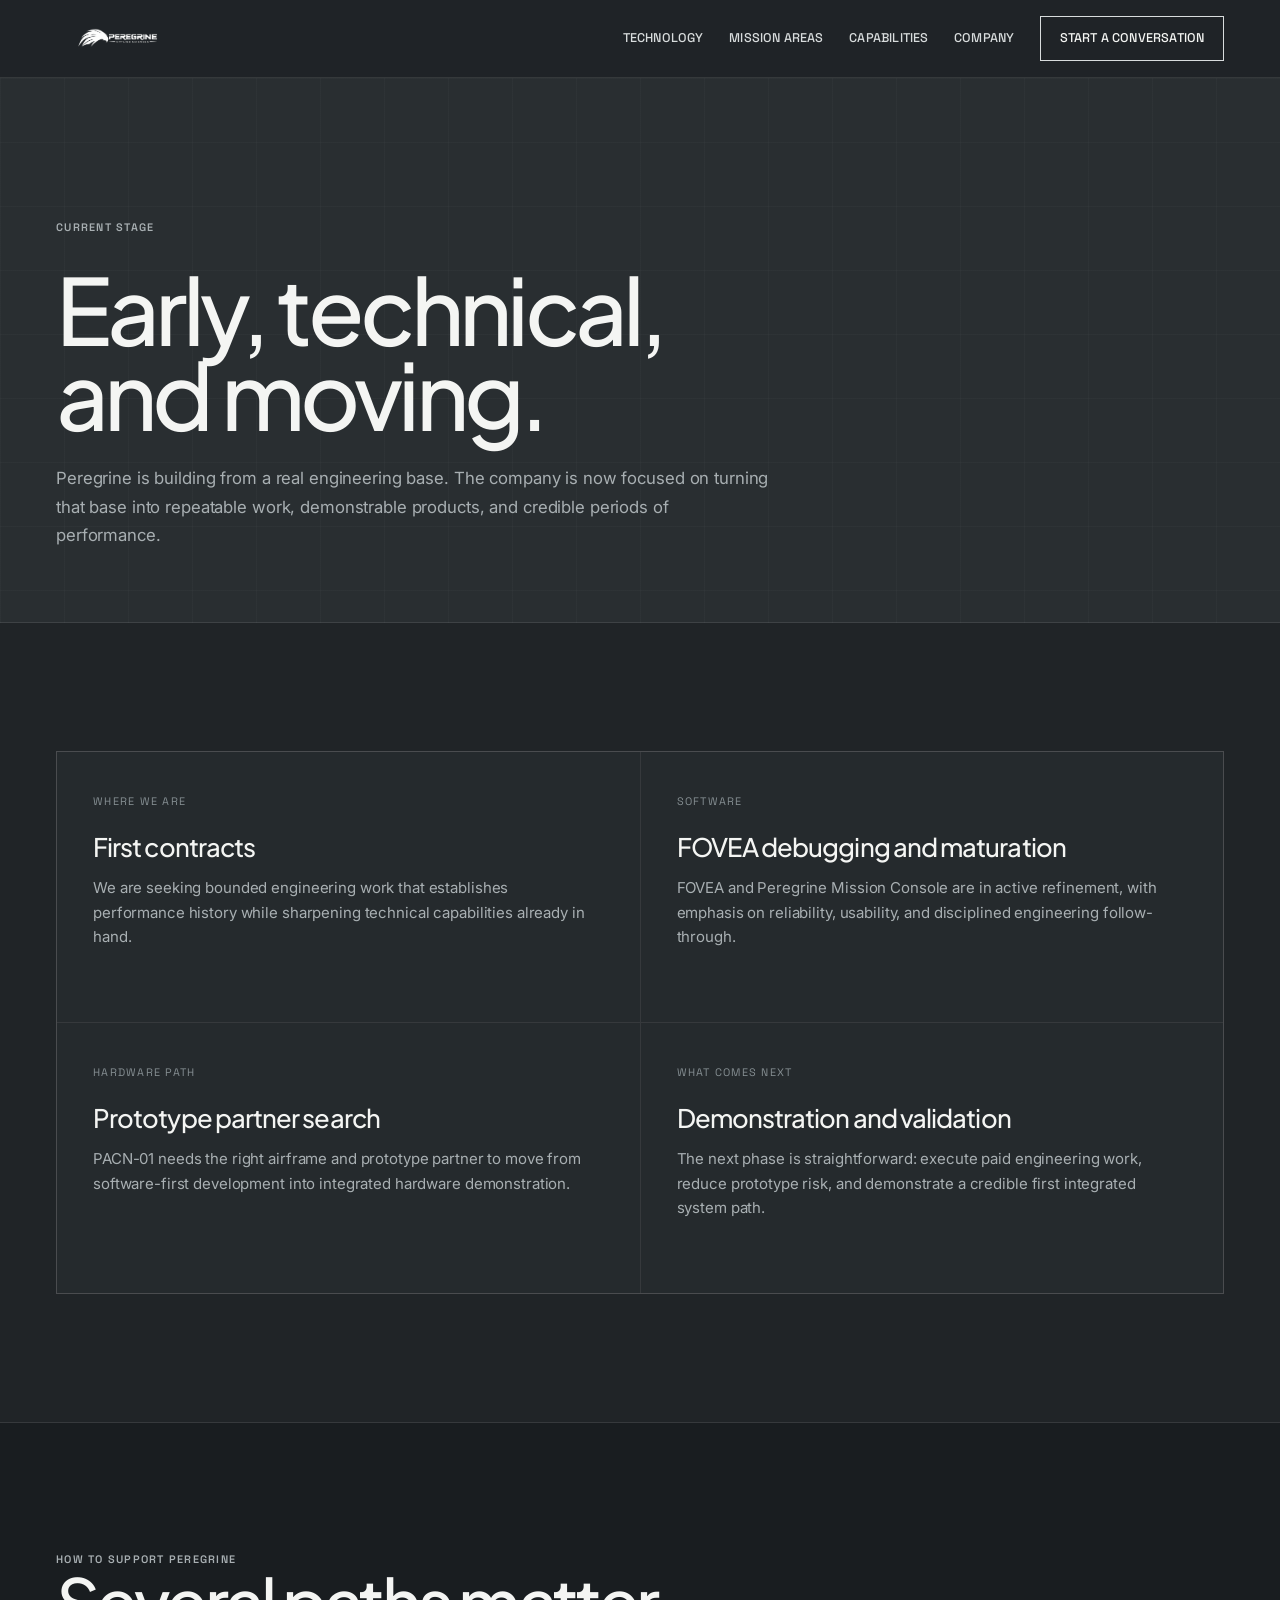
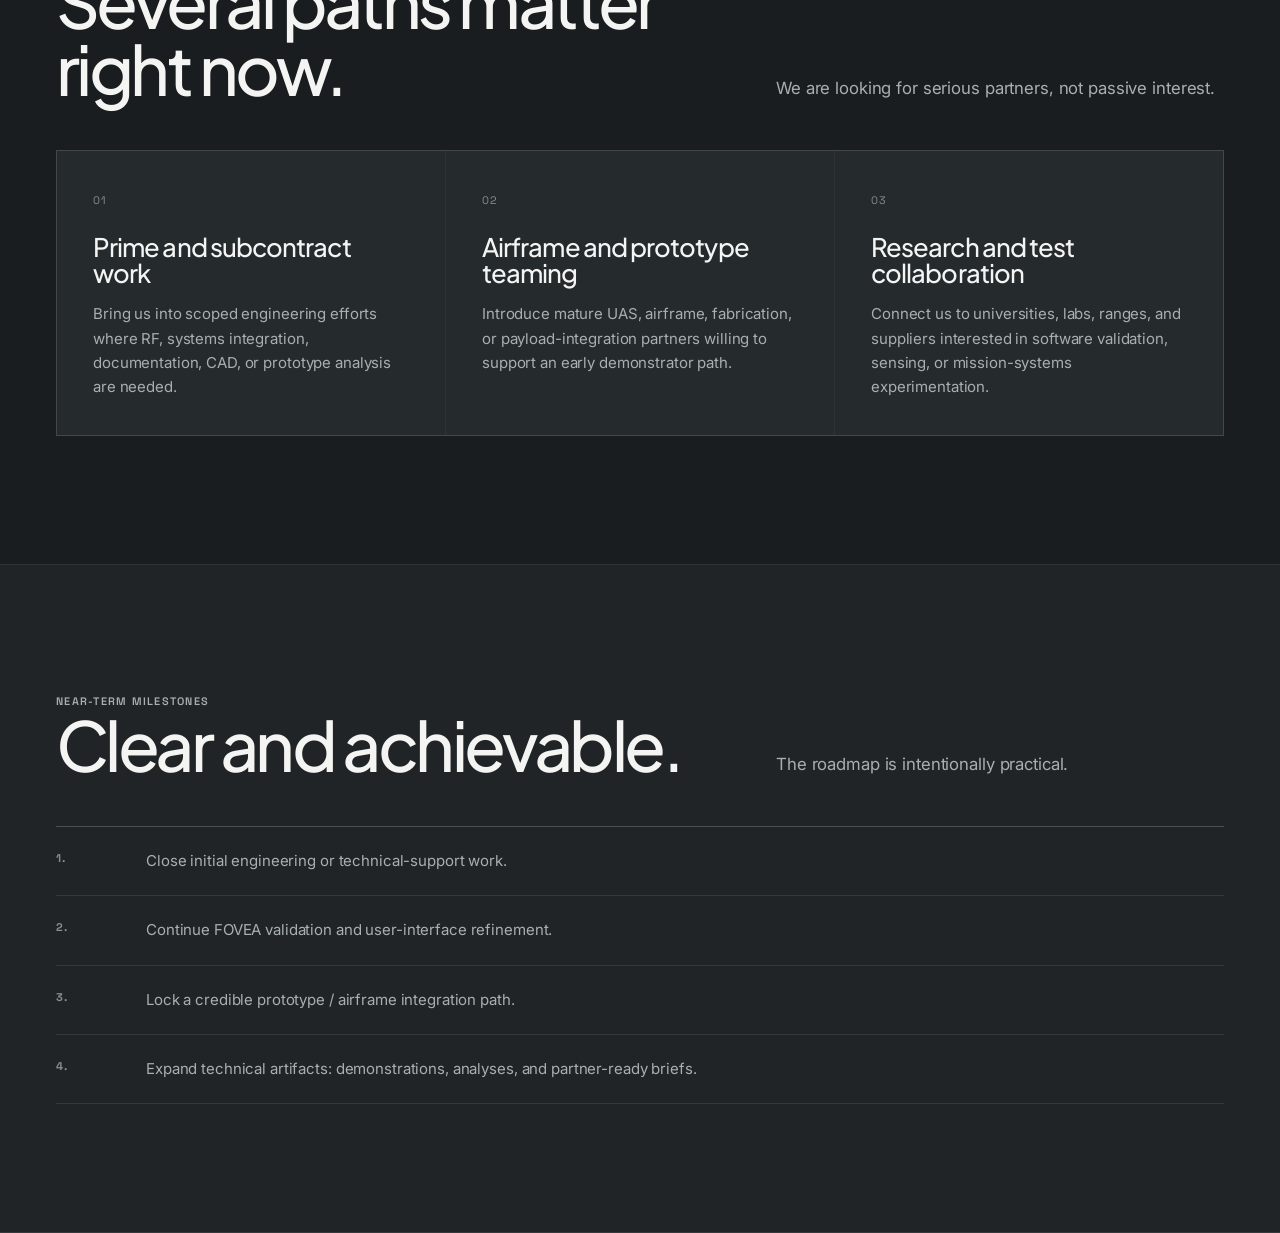
<file: stage.html>
<!doctype html>
<html lang="en">
<head>
  <meta charset="utf-8" />
  <meta name="viewport" content="width=device-width, initial-scale=1" />
  <meta http-equiv="Cache-Control" content="no-cache, no-store, must-revalidate" />
  <meta http-equiv="Pragma" content="no-cache" />
  <meta http-equiv="Expires" content="0" />
  <meta name="description" content="Current company stage for Peregrine Applied Sciences and how partners can support the next phase." />
  <meta name="theme-color" content="#202427" />
  <title>Current Stage | Peregrine Applied Sciences</title>
  <link rel="icon" href="favicon.ico" sizes="any" />
  <link rel="icon" type="image/png" sizes="32x32" href="assets/favicon-32x32.png" />
  <link rel="apple-touch-icon" sizes="180x180" href="assets/favicon-180x180.png" />
  <link rel="stylesheet" href="styles.css?v=20260925-2345" />
</head>
<!-- build:20260925-2345 -->
<body data-page="stage">
  <div class="grid-overlay" aria-hidden="true"></div>

  <header class="site-header">
    <a class="brand" href="index.html" aria-label="Peregrine Applied Sciences home">
      <picture class="brand-picture">
        <source media="(max-width: 650px)" srcset="assets/peregrine-symbol.png" />
        <img src="assets/peregrine-header-logo.png" alt="Peregrine Applied Sciences" class="brand-logo" />
      </picture>
    </a>
    <button class="menu-toggle" aria-label="Toggle navigation" aria-expanded="false">Menu</button>
    <nav class="site-nav" aria-label="Primary">
      <a href="index.html#systems">Technology</a>
      <a href="index.html#missions">Mission Areas</a>
      <a href="capabilities.html" data-nav="capabilities">Capabilities</a>
      <a href="index.html#company">Company</a>
      <a class="nav-cta" href="index.html#contact">Start a conversation</a>
    </nav>
  </header>

  <main>
    <section class="page-hero">
      <div class="shell">
        <p class="eyebrow">Current stage</p>
        <h1>Early, technical, and moving.</h1>
        <p class="page-lead">
          Peregrine is building from a real engineering base. The company is now focused on turning that base into repeatable work, demonstrable products, and credible periods of performance.
        </p>
      </div>
    </section>

    <section class="section">
      <div class="shell">
        <div class="info-grid two-up">
          <article class="info-card">
            <span class="card-kicker">Where we are</span>
            <h3>First contracts</h3>
            <p>
              We are seeking bounded engineering work that establishes performance history while sharpening technical capabilities already in hand.
            </p>
          </article>
          <article class="info-card">
            <span class="card-kicker">Software</span>
            <h3>FOVEA debugging and maturation</h3>
            <p>
              FOVEA and Peregrine Mission Console are in active refinement, with emphasis on reliability, usability, and disciplined engineering follow-through.
            </p>
          </article>
          <article class="info-card">
            <span class="card-kicker">Hardware path</span>
            <h3>Prototype partner search</h3>
            <p>
              PACN-01 needs the right airframe and prototype partner to move from software-first development into integrated hardware demonstration.
            </p>
          </article>
          <article class="info-card" id="next">
            <span class="card-kicker">What comes next</span>
            <h3>Demonstration and validation</h3>
            <p>
              The next phase is straightforward: execute paid engineering work, reduce prototype risk, and demonstrate a credible first integrated system path.
            </p>
          </article>
        </div>
      </div>
    </section>

    <section class="section section-dark">
      <div class="shell">
        <div class="section-head split-head">
          <div>
            <p class="kicker">How to support Peregrine</p>
            <h2>Several paths matter right now.</h2>
          </div>
          <p class="section-lead">
            We are looking for serious partners, not passive interest.
          </p>
        </div>
        <div class="info-grid three-up">
          <article class="info-card">
            <span class="card-kicker">01</span>
            <h3>Prime and subcontract work</h3>
            <p>Bring us into scoped engineering efforts where RF, systems integration, documentation, CAD, or prototype analysis are needed.</p>
          </article>
          <article class="info-card">
            <span class="card-kicker">02</span>
            <h3>Airframe and prototype teaming</h3>
            <p>Introduce mature UAS, airframe, fabrication, or payload-integration partners willing to support an early demonstrator path.</p>
          </article>
          <article class="info-card">
            <span class="card-kicker">03</span>
            <h3>Research and test collaboration</h3>
            <p>Connect us to universities, labs, ranges, and suppliers interested in software validation, sensing, or mission-systems experimentation.</p>
          </article>
        </div>
      </div>
    </section>

    <section class="section">
      <div class="shell">
        <div class="section-head split-head">
          <div>
            <p class="kicker">Near-term milestones</p>
            <h2>Clear and achievable.</h2>
          </div>
          <p class="section-lead">
            The roadmap is intentionally practical.
          </p>
        </div>
        <div class="timeline-list">
          <div class="timeline-item"><strong>1.</strong><span>Close initial engineering or technical-support work.</span></div>
          <div class="timeline-item"><strong>2.</strong><span>Continue FOVEA validation and user-interface refinement.</span></div>
          <div class="timeline-item"><strong>3.</strong><span>Lock a credible prototype / airframe integration path.</span></div>
          <div class="timeline-item"><strong>4.</strong><span>Expand technical artifacts: demonstrations, analyses, and partner-ready briefs.</span></div>
        </div>
      </div>
    </section>
  </main>

  <script src="script.js?v=20260925-2345"></script>
</body>
</html>
</file>
<file: styles.css>
@import url('https://fonts.googleapis.com/css2?family=Inter:wght@400;500;600;700&family=Plus+Jakarta+Sans:wght@400;500;600;700&family=Space+Grotesk:wght@400;500;600&display=swap');

:root {
  --bg: #202427;
  --bg-deep: #191d20;
  --bg-soft: #292e31;
  --panel: #252a2d;
  --panel-2: #2c3134;
  --line: rgba(240, 242, 242, 0.22);
  --line-soft: rgba(240, 242, 242, 0.10);
  --line-faint: rgba(240, 242, 242, 0.06);
  --text: #f4f5f3;
  --text-soft: #d8dcdd;
  --muted: #a8afb2;
  --muted-2: #858e92;
  --accent: #f4f5f3;
  --black: #0d0f10;
  --display: 'Plus Jakarta Sans', 'Inter', sans-serif;
  --technical: 'Space Grotesk', 'Inter', sans-serif;
  --body: 'Inter', sans-serif;
  --shell: min(1450px, calc(100vw - 112px));
  --header-h: 86px;
}

* { box-sizing: border-box; }

html {
  scroll-behavior: smooth;
  background: var(--bg);
}

body {
  margin: 0;
  min-height: 100vh;
  overflow-x: hidden;
  background: var(--bg);
  color: var(--text);
  font-family: var(--body);
  font-size: 16px;
  line-height: 1.55;
  text-rendering: optimizeLegibility;
  -webkit-font-smoothing: antialiased;
}

::selection {
  background: var(--text);
  color: var(--black);
}

a {
  color: inherit;
  text-decoration: none;
}

button,
input,
textarea,
select {
  font: inherit;
}

img {
  max-width: 100%;
}

p {
  margin: 0;
  color: var(--muted);
}

h1, h2, h3, h4 {
  margin: 0;
  font-family: var(--display);
  font-weight: 500;
  letter-spacing: -0.045em;
  line-height: 1.02;
}

h1 {
  font-size: clamp(4rem, 8.35vw, 9rem);
  max-width: 11ch;
}

h2 {
  font-size: clamp(2.6rem, 5vw, 5.5rem);
  max-width: 14ch;
}

h3 {
  font-size: clamp(1.35rem, 2vw, 2rem);
}

.shell {
  width: var(--shell);
  margin-inline: auto;
}

.grid-overlay {
  display: none;
}

/* Header */
.site-header {
  position: sticky;
  top: 0;
  z-index: 80;
  width: 100%;
  min-height: var(--header-h);
  display: grid;
  grid-template-columns: minmax(250px, .9fr) 1.8fr;
  align-items: center;
  gap: 40px;
  padding: 0 56px;
  background: rgba(32, 36, 39, .95);
  border-bottom: 1px solid var(--line-soft);
  backdrop-filter: blur(14px);
}

.brand {
  display: inline-flex;
  width: fit-content;
  align-items: center;
}

.brand-logo,
.footer-logo {
  display: block;
  width: auto;
  filter: grayscale(1) brightness(0) invert(1);
  object-fit: contain;
}

.brand-logo {
  height: 38px;
  max-width: 265px;
}

.site-nav {
  display: flex;
  align-items: center;
  justify-content: flex-end;
  gap: clamp(12px, 2vw, 34px);
}

.site-nav a {
  position: relative;
  padding: 13px 0;
  color: var(--text-soft);
  font-family: var(--technical);
  font-size: 0.96rem;
  font-weight: 500;
  letter-spacing: -0.015em;
  transition: color .18s ease;
}

.site-nav a:not(.nav-cta)::after {
  content: '';
  position: absolute;
  left: 0;
  right: 100%;
  bottom: 5px;
  height: 1px;
  background: var(--text);
  transition: right .2s ease;
}

.site-nav a:hover,
.site-nav a.active {
  color: var(--text);
}

.site-nav a:not(.nav-cta):hover::after,
.site-nav a.active:not(.nav-cta)::after {
  right: 0;
}

.site-nav .nav-cta {
  min-width: 210px;
  padding: 14px 22px;
  text-align: center;
  color: var(--text);
  border: 1px solid var(--text-soft);
  transition: background .18s ease, color .18s ease;
}

.site-nav .nav-cta:hover {
  background: var(--text);
  color: var(--black);
}

.menu-toggle {
  display: none;
}

/* Hero */
.hero {
  position: relative;
}

.hero-routing {
  min-height: calc(100vh - var(--header-h));
  overflow: hidden;
  border-bottom: 1px solid var(--line-soft);
}

#routingCanvas {
  position: absolute;
  inset: 0;
  width: 100%;
  height: 100%;
  opacity: .95;
}

.hero-noise {
  position: absolute;
  inset: 0;
  pointer-events: none;
  opacity: .15;
  background-image:
    radial-gradient(circle at 35% 35%, rgba(255,255,255,.04), transparent 28%),
    linear-gradient(90deg, rgba(32,36,39,.96) 0%, rgba(32,36,39,.82) 37%, rgba(32,36,39,.25) 68%, rgba(32,36,39,.05) 100%);
}

.hero-shell {
  position: relative;
  z-index: 2;
  width: var(--shell);
  min-height: calc(100vh - var(--header-h));
  margin-inline: auto;
  display: grid;
  grid-template-columns: minmax(0, 1.05fr) minmax(300px, .95fr);
  align-items: center;
  gap: 48px;
  padding: 82px 0 142px;
}

.hero-copywrap {
  max-width: 850px;
}

.eyebrow,
.kicker,
.section-index,
.card-kicker,
.card-label,
.founder-meta,
.hero-rail,
.hero-meta,
.visual-caption,
.system-number,
.mission-index,
.fact-card span,
.timeline-item strong {
  font-family: var(--technical);
  text-transform: uppercase;
  letter-spacing: .08em;
}

.eyebrow,
.kicker,
.section-index {
  color: var(--text-soft);
  font-size: .77rem;
  font-weight: 500;
}

.eyebrow {
  margin-bottom: 28px;
}

.hero-copy {
  max-width: 720px;
  margin-top: 34px;
  color: var(--text-soft);
  font-size: clamp(1.05rem, 1.4vw, 1.35rem);
  line-height: 1.55;
}

.hero-actions {
  display: flex;
  align-items: center;
  flex-wrap: wrap;
  gap: 28px;
  margin-top: 42px;
}

.text-link {
  display: inline-flex;
  gap: 14px;
  align-items: center;
  color: var(--muted);
  font-family: var(--technical);
  font-size: .98rem;
  border-bottom: 1px solid var(--line);
  padding-bottom: 8px;
  transition: color .18s ease, border-color .18s ease;
}

.text-link.strong {
  color: var(--text);
}

.text-link:hover {
  color: var(--text);
  border-color: var(--text);
}

.text-link span {
  transition: transform .18s ease;
}

.text-link:hover span {
  transform: translate(3px, -3px);
}

.hero-rail {
  justify-self: end;
  align-self: end;
  display: grid;
  gap: 10px;
  min-width: 230px;
  padding-bottom: 56px;
  color: rgba(244,245,243,.62);
  font-size: .76rem;
  text-align: right;
}

.hero-rail span {
  border-bottom: 1px solid var(--line-soft);
  padding: 8px 0;
}

.hero-meta {
  position: absolute;
  left: 0;
  right: 0;
  bottom: 0;
  z-index: 3;
  min-height: 78px;
  display: grid;
  grid-template-columns: repeat(3, 1fr);
  padding: 0 56px;
  border-top: 1px solid var(--line-soft);
  background: rgba(24,28,30,.48);
}

.hero-meta div {
  display: flex;
  align-items: center;
  gap: 14px;
  padding: 0 26px;
  color: var(--muted);
  font-size: .72rem;
  border-right: 1px solid var(--line-soft);
}

.hero-meta div:first-child {
  border-left: 1px solid var(--line-soft);
}

.hero-meta span {
  color: var(--text);
}

/* Sections */
.section {
  position: relative;
  padding: clamp(96px, 10vw, 170px) 0;
  border-bottom: 1px solid var(--line-soft);
}

.section-dark {
  background: var(--bg-deep);
}

.statement-section {
  background: var(--bg-soft);
}

.split-statement {
  display: grid;
  grid-template-columns: .6fr 2.4fr;
  gap: 60px;
}

.split-statement h2 {
  max-width: 16ch;
}

.large-copy {
  max-width: 850px;
  margin-top: 32px;
  color: var(--text-soft);
  font-family: var(--technical);
  font-size: clamp(1.15rem, 1.8vw, 1.8rem);
  line-height: 1.45;
  letter-spacing: -.025em;
}

.section-intro {
  display: grid;
  grid-template-columns: 1fr;
  gap: 25px;
  margin-bottom: 64px;
}

.section-intro h2 {
  max-width: 16ch;
}

.section-lead,
.page-lead {
  max-width: 720px;
  color: var(--muted);
  font-size: 1.05rem;
  line-height: 1.7;
}

/* System stack */
.system-section {
  background: var(--bg);
}

.system-stack {
  border-top: 1px solid var(--line);
}

.system-row {
  min-height: 128px;
  display: grid;
  grid-template-columns: 72px 1.05fr 1.15fr 1.7fr 40px;
  align-items: center;
  gap: 28px;
  border-bottom: 1px solid var(--line);
  color: var(--text);
  cursor: default;
  transition: background .2s ease, padding .2s ease;
}

a.system-row {
  cursor: pointer;
}

.system-row:hover {
  background: rgba(244,245,243,.045);
  padding-inline: 18px;
}

.system-number {
  color: var(--muted-2);
  font-size: .72rem;
}

.system-name {
  font-family: var(--display);
  font-size: clamp(1.7rem, 3vw, 3.25rem);
  font-weight: 500;
  letter-spacing: -.05em;
}

.system-description {
  color: var(--text-soft);
  font-family: var(--technical);
  font-size: 1.05rem;
}

.system-detail {
  color: var(--muted);
  font-size: .94rem;
}

.system-arrow {
  color: var(--text);
  font-size: 1.4rem;
  text-align: right;
}

/* Architecture */
.mission-architecture {
  background: var(--bg-deep);
}

.architecture-grid {
  display: grid;
  grid-template-columns: minmax(380px, .9fr) minmax(520px, 1.1fr);
  gap: clamp(50px, 7vw, 110px);
  align-items: center;
}

.architecture-copy h2 {
  max-width: 10ch;
  margin: 22px 0 28px;
}

.architecture-copy > p:not(.kicker) {
  max-width: 600px;
  color: var(--muted);
  font-size: 1.05rem;
  line-height: 1.7;
}

.architecture-steps {
  margin-top: 54px;
  border-top: 1px solid var(--line);
}

.architecture-steps > div {
  display: grid;
  grid-template-columns: 48px 110px 1fr;
  gap: 16px;
  align-items: start;
  padding: 18px 0;
  border-bottom: 1px solid var(--line-soft);
}

.architecture-steps span,
.architecture-steps strong {
  font-family: var(--technical);
  font-size: .82rem;
  font-weight: 500;
}

.architecture-steps span {
  color: var(--muted-2);
}

.architecture-steps p {
  font-size: .88rem;
  line-height: 1.5;
}

.architecture-visual {
  position: relative;
  min-height: 620px;
  border-left: 1px solid var(--line-soft);
  border-right: 1px solid var(--line-soft);
  overflow: hidden;
  background:
    linear-gradient(rgba(255,255,255,.018) 1px, transparent 1px),
    linear-gradient(90deg, rgba(255,255,255,.018) 1px, transparent 1px);
  background-size: 48px 48px;
}

.architecture-visual svg {
  width: 100%;
  height: auto;
  min-height: 620px;
  display: block;
}

.perspective-grid path {
  fill: none;
  stroke: rgba(244,245,243,.12);
  stroke-width: 1;
}

.route-paths path {
  fill: none;
  stroke: url(#routeFade);
  stroke-width: 1.5;
  stroke-dasharray: 6 8;
  animation: routeDash 14s linear infinite;
}

.mission-node circle {
  fill: rgba(32,36,39,.9);
  stroke: rgba(244,245,243,.62);
  stroke-width: 1.2;
}

.mission-node .node-core {
  fill: var(--text);
  stroke: none;
}

.mission-node text {
  fill: var(--text-soft);
  font-family: var(--technical);
  font-size: 13px;
  letter-spacing: .12em;
  text-anchor: middle;
}

.mission-node.minor text {
  font-size: 10px;
}

.route-pulse {
  fill: var(--text);
  filter: drop-shadow(0 0 8px rgba(244,245,243,.75));
}

.p1 {
  offset-path: path('M142 458 C230 315 305 300 408 333 C515 368 580 270 684 192');
  animation: routeTravel 4.7s linear infinite;
}

.p2 {
  offset-path: path('M408 333 C430 190 515 135 650 118');
  animation: routeTravel 5.8s linear 1.1s infinite;
}

.p3 {
  offset-path: path('M142 458 C275 510 390 490 560 430');
  animation: routeTravel 4.2s linear 2.1s infinite;
}

.visual-caption {
  position: absolute;
  left: 20px;
  right: 20px;
  bottom: 18px;
  display: flex;
  justify-content: space-between;
  color: var(--muted-2);
  font-size: .64rem;
}

/* Mission console */
.console-section {
  background: #15191b;
}

.console-frame {
  position: relative;
  min-height: 720px;
  overflow: hidden;
  border-top: 1px solid var(--line);
  border-bottom: 1px solid var(--line);
  background: #101314;
}

.console-frame img {
  width: 100%;
  min-height: 720px;
  object-fit: cover;
  object-position: center;
  display: block;
  image-rendering: auto;
  filter: grayscale(.25) contrast(1.08) brightness(.68);
  transform: scale(1.02);
}

.console-frame::after {
  content: '';
  position: absolute;
  inset: 0;
  background:
    linear-gradient(90deg, rgba(21,25,27,.98) 0%, rgba(21,25,27,.82) 36%, rgba(21,25,27,.18) 72%, rgba(21,25,27,.18)),
    linear-gradient(0deg, rgba(21,25,27,.45), transparent 55%);
}

.console-overlay {
  position: absolute;
  z-index: 2;
  left: clamp(30px, 6vw, 90px);
  bottom: clamp(38px, 7vw, 100px);
  width: min(570px, calc(100% - 60px));
}

.console-overlay h2 {
  max-width: 9ch;
  margin: 22px 0 26px;
}

.console-overlay p:not(.kicker) {
  max-width: 540px;
  margin-bottom: 30px;
  color: var(--text-soft);
  font-size: 1rem;
  line-height: 1.7;
}

/* Mission areas */
.mission-section {
  background: var(--bg-soft);
}

.mission-list {
  border-top: 1px solid var(--line);
}

.mission-item {
  min-height: 150px;
  display: grid;
  grid-template-columns: 82px 1fr 250px;
  gap: 34px;
  align-items: center;
  border-bottom: 1px solid var(--line);
}

.mission-index {
  color: var(--muted-2);
  font-size: .72rem;
}

.mission-item h3 {
  margin-bottom: 10px;
  font-size: clamp(1.45rem, 2.5vw, 2.55rem);
}

.mission-item p {
  max-width: 720px;
  font-size: .96rem;
}

.mission-item > span {
  color: var(--muted);
  font-family: var(--technical);
  font-size: .78rem;
  text-align: right;
  text-transform: uppercase;
  letter-spacing: .08em;
}

/* Company */
.company-section {
  background: var(--bg);
}

.company-grid {
  display: grid;
  grid-template-columns: 1fr 1fr;
  gap: clamp(60px, 8vw, 130px);
}

.company-grid h2 {
  max-width: 10ch;
  margin-top: 30px;
}

.company-copy > p:not(.large-copy) {
  max-width: 680px;
  margin-top: 28px;
  color: var(--muted);
  font-size: 1rem;
  line-height: 1.75;
}

.company-copy .large-copy {
  margin-top: 0;
}

.company-links {
  display: flex;
  flex-wrap: wrap;
  gap: 28px;
  margin-top: 38px;
}

.founder-lines {
  margin-top: 100px;
  border-top: 1px solid var(--line);
}

.founder-line {
  display: grid;
  grid-template-columns: 1fr 1fr 1.25fr;
  gap: 26px;
  align-items: center;
  min-height: 92px;
  border-bottom: 1px solid var(--line);
  font-family: var(--technical);
}

.founder-line strong {
  font-weight: 500;
  color: var(--text);
}

.founder-line span {
  color: var(--muted);
  font-size: .9rem;
}

/* Contact */
.contact-section {
  min-height: 75vh;
  display: flex;
  align-items: center;
  background: #171b1d;
}

.contact-hero h2 {
  max-width: none;
  margin: 24px 0 30px;
  font-size: clamp(4rem, 9.5vw, 10rem);
}

.contact-hero > p:not(.kicker) {
  max-width: 760px;
  color: var(--text-soft);
  font-size: 1.15rem;
  line-height: 1.65;
}

.contact-email {
  display: inline-flex;
  align-items: center;
  gap: 18px;
  margin-top: 48px;
  padding-bottom: 12px;
  color: var(--text);
  font-family: var(--technical);
  font-size: clamp(1.1rem, 2vw, 1.8rem);
  border-bottom: 1px solid var(--text);
}

.contact-email span {
  transition: transform .2s ease;
}

.contact-email:hover span {
  transform: translate(4px, -4px);
}

/* Footer */
.site-footer {
  padding: 50px 0 58px;
  background: #111416;
  border-top: 1px solid var(--line-soft);
}

.footer-grid {
  display: grid;
  grid-template-columns: 1.4fr .8fr .8fr;
  gap: 52px;
}

.footer-logo {
  height: 34px;
  margin-bottom: 18px;
}

.site-footer p {
  max-width: 460px;
  font-size: .82rem;
}

.footer-meta,
.footer-links {
  display: grid;
  align-content: start;
  gap: 10px;
  color: var(--muted);
  font-family: var(--technical);
  font-size: .78rem;
}

.footer-links a:hover {
  color: var(--text);
}

/* Reusable / legacy page styling */
.page-hero,
.page-hero-tight {
  padding: clamp(100px, 11vw, 170px) 0 72px;
  border-bottom: 1px solid var(--line-soft);
  background: var(--bg-soft);
}

.page-hero-tight {
  padding-bottom: 64px;
}

.page-hero h1,
.page-hero-tight h1 {
  max-width: 12ch;
  margin-top: 20px;
  font-size: clamp(3.4rem, 7vw, 7.5rem);
}

.page-lead {
  margin-top: 28px;
}

.section-head {
  display: grid;
  gap: 18px;
  margin-bottom: 48px;
}

.split-head {
  grid-template-columns: 1.2fr .8fr;
  gap: 48px;
  align-items: end;
}

.info-grid,
.program-grid,
.feature-grid,
.founder-grid,
.fact-grid {
  display: grid;
  gap: 1px;
  background: var(--line-soft);
  border: 1px solid var(--line-soft);
}

.three-up,
.program-grid,
.founder-grid-three {
  grid-template-columns: repeat(3, minmax(0, 1fr));
}

.two-up,
.feature-grid {
  grid-template-columns: repeat(2, minmax(0, 1fr));
}

.fact-grid {
  grid-template-columns: repeat(4, minmax(0, 1fr));
}

.info-card,
.program-card,
.feature-card,
.founder-card,
.contact-card,
.pdf-card,
.fact-card,
.notice-card,
.media-card {
  border: 0;
  border-radius: 0;
  background: var(--panel);
  box-shadow: none;
}

.info-card,
.program-card,
.feature-card,
.founder-card,
.notice-card {
  min-height: 250px;
  padding: 32px;
}

.info-card h3,
.program-card h3,
.feature-card h3,
.founder-card h3 {
  margin-bottom: 16px;
}

.card-kicker,
.card-label,
.founder-meta {
  display: inline-block;
  margin-bottom: 24px;
  color: var(--muted-2);
  font-size: .68rem;
}

.program-card a,
.contact-card a {
  display: inline-flex;
  margin-top: 22px;
  color: var(--text);
  font-family: var(--technical);
  border-bottom: 1px solid var(--line);
}

.button {
  display: inline-flex;
  min-height: 48px;
  align-items: center;
  justify-content: center;
  padding: 0 20px;
  border: 1px solid var(--text-soft);
  border-radius: 0;
  color: var(--text);
  background: transparent;
  font-family: var(--technical);
  font-size: .9rem;
  transition: background .18s ease, color .18s ease;
}

.button:hover,
.button.primary {
  background: var(--text);
  color: var(--black);
}

.button.primary:hover {
  background: transparent;
  color: var(--text);
}

.button.ghost {
  background: transparent;
}

.contact-layout {
  display: grid;
  grid-template-columns: 1fr 420px;
  gap: 60px;
}

.contact-card {
  padding: 30px;
}

.contact-logo-stage {
  padding-bottom: 18px;
  margin-bottom: 14px;
  border-bottom: 1px solid var(--line-soft);
}

.contact-logo {
  width: min(240px, 100%);
  filter: grayscale(1) brightness(0) invert(1);
}

.pdf-card {
  padding: 24px;
}

.pdf-actions {
  display: flex;
  gap: 12px;
  flex-wrap: wrap;
  margin-bottom: 20px;
}

.pdf-frame {
  width: 100%;
  min-height: 840px;
  border: 1px solid var(--line-soft);
  border-radius: 0;
  background: white;
}

.fact-card {
  min-height: 170px;
  padding: 24px;
}

.fact-card span {
  color: var(--muted-2);
  font-size: .68rem;
}

.fact-card strong {
  font-family: var(--technical);
  font-weight: 500;
}

.timeline-list {
  display: grid;
  border-top: 1px solid var(--line);
}

.timeline-item {
  display: grid;
  grid-template-columns: 70px 1fr;
  gap: 20px;
  padding: 22px 0;
  border-bottom: 1px solid var(--line-soft);
}

.timeline-item strong {
  color: var(--muted-2);
  font-size: .7rem;
}

.timeline-item span {
  color: var(--muted);
}

.media-card {
  overflow: hidden;
}

.media-card img {
  width: 100%;
  display: block;
  background: #0f1213;
}

.media-card figcaption {
  padding: 16px 0 0;
  color: var(--muted);
  font-size: .84rem;
}

.status-band {
  border-block: 1px solid var(--line-soft);
  background: var(--bg-deep);
}

.status-band .shell {
  display: grid;
  grid-template-columns: repeat(3, 1fr);
}

.status-band-item {
  padding: 26px 20px;
  border-right: 1px solid var(--line-soft);
}

.status-band-item:first-child {
  border-left: 1px solid var(--line-soft);
}

.status-band-item span {
  display: block;
  margin-bottom: 8px;
  color: var(--muted-2);
  font-family: var(--technical);
  font-size: .68rem;
  text-transform: uppercase;
  letter-spacing: .08em;
}

.status-band-item strong {
  font-family: var(--technical);
  font-size: .96rem;
  font-weight: 500;
}

.program-media-grid {
  display: grid;
  grid-template-columns: 1.2fr .8fr;
  gap: 1px;
  background: var(--line-soft);
}

.program-media-card {
  min-height: 340px;
  overflow: hidden;
  background: var(--panel);
}

.program-media-card img {
  width: 100%;
  height: 100%;
  min-height: 340px;
  object-fit: cover;
  filter: grayscale(.25);
}

.hero-note,
.hero-status-strip,
.hero-copy-secondary {
  color: var(--muted);
}

/* Reveal */
.reveal {
  opacity: 0;
  transform: translateY(18px);
  transition: opacity .7s cubic-bezier(.22,.61,.36,1), transform .7s cubic-bezier(.22,.61,.36,1);
}

.reveal.visible {
  opacity: 1;
  transform: translateY(0);
}

/* Motion */
@keyframes routeDash {
  to { stroke-dashoffset: -120; }
}

@keyframes routeTravel {
  0% { offset-distance: 0%; opacity: 0; }
  8% { opacity: 1; }
  88% { opacity: 1; }
  100% { offset-distance: 100%; opacity: 0; }
}

/* Responsive */
@media (max-width: 1150px) {
  :root {
    --shell: min(100% - 64px, 1200px);
  }

  .site-header {
    padding: 0 32px;
    grid-template-columns: auto 1fr;
  }

  .site-nav {
    gap: 18px;
  }

  .site-nav .nav-cta {
    min-width: 170px;
  }

  .hero-meta {
    padding: 0 32px;
  }

  .architecture-grid {
    grid-template-columns: 1fr;
  }

  .architecture-copy {
    max-width: 760px;
  }

  .architecture-visual {
    min-height: 540px;
  }

  .system-row {
    grid-template-columns: 56px .9fr 1fr 1.3fr 30px;
    gap: 18px;
  }

  .mission-item {
    grid-template-columns: 60px 1fr 190px;
  }
}

@media (max-width: 900px) {
  :root {
    --shell: calc(100% - 40px);
    --header-h: 72px;
  }

  .site-header {
    min-height: var(--header-h);
    padding: 0 20px;
    display: flex;
    justify-content: space-between;
  }

  .brand-logo {
    height: 31px;
    max-width: 220px;
  }

  .menu-toggle {
    position: relative;
    z-index: 102;
    width: 46px;
    height: 46px;
    display: grid;
    place-items: center;
    gap: 6px;
    padding: 13px 10px;
    border: 1px solid var(--line);
    border-radius: 0;
    background: transparent;
    color: var(--text);
  }

  .menu-toggle span {
    width: 22px;
    height: 1px;
    display: block;
    background: currentColor;
  }

  .site-nav {
    position: fixed;
    inset: var(--header-h) 0 auto 0;
    z-index: 100;
    display: none;
    padding: 24px 20px 34px;
    background: #1a1e20;
    border-bottom: 1px solid var(--line);
  }

  .site-nav.open {
    display: grid;
  }

  .site-nav a {
    min-height: 48px;
    padding: 13px 0;
    border-bottom: 1px solid var(--line-soft);
  }

  .site-nav .nav-cta {
    width: 100%;
    margin-top: 10px;
  }

  .hero-shell {
    grid-template-columns: 1fr;
    padding: 76px 0 150px;
  }

  .hero-routing {
    min-height: 850px;
  }

  #routingCanvas {
    opacity: .58;
  }

  .hero-noise {
    background:
      linear-gradient(180deg, rgba(32,36,39,.98) 0%, rgba(32,36,39,.86) 52%, rgba(32,36,39,.18) 100%);
  }

  .hero-copywrap {
    align-self: start;
  }

  .hero-rail {
    display: none;
  }

  .hero-meta {
    grid-template-columns: 1fr;
    padding: 0 20px;
    min-height: 120px;
  }

  .hero-meta div {
    padding: 9px 0;
    border-right: 0;
    border-bottom: 1px solid var(--line-soft);
  }

  .hero-meta div:first-child {
    border-left: 0;
  }

  .split-statement,
  .company-grid,
  .split-head,
  .contact-layout {
    grid-template-columns: 1fr;
  }

  .system-row {
    min-height: auto;
    grid-template-columns: 44px 1fr 32px;
    grid-template-areas:
      "number name arrow"
      ". desc arrow"
      ". detail arrow";
    gap: 7px 16px;
    padding: 24px 0;
  }

  .system-row:hover {
    padding-inline: 10px;
  }

  .system-number { grid-area: number; }
  .system-name { grid-area: name; }
  .system-description { grid-area: desc; }
  .system-detail { grid-area: detail; }
  .system-arrow { grid-area: arrow; }

  .mission-item {
    grid-template-columns: 48px 1fr;
    padding: 28px 0;
  }

  .mission-item > span {
    grid-column: 2;
    text-align: left;
  }

  .founder-line {
    grid-template-columns: 1fr;
    gap: 5px;
    padding: 20px 0;
  }

  .footer-grid {
    grid-template-columns: 1fr 1fr;
  }

  .footer-grid > div:first-child {
    grid-column: 1 / -1;
  }

  .three-up,
  .program-grid,
  .founder-grid-three,
  .fact-grid {
    grid-template-columns: repeat(2, minmax(0, 1fr));
  }
}

@media (max-width: 620px) {
  :root {
    --shell: calc(100% - 28px);
  }

  h1 {
    font-size: clamp(3.25rem, 17vw, 5.6rem);
  }

  h2 {
    font-size: clamp(2.35rem, 11vw, 4rem);
  }

  .section {
    padding: 84px 0;
  }

  .hero-routing {
    min-height: 800px;
  }

  .hero-shell {
    padding-top: 64px;
  }

  .eyebrow {
    max-width: 26ch;
    line-height: 1.5;
  }

  .hero-actions {
    align-items: flex-start;
    flex-direction: column;
  }

  .architecture-visual {
    min-height: 420px;
  }

  .architecture-visual svg {
    min-height: 420px;
  }

  .architecture-steps > div {
    grid-template-columns: 35px 95px 1fr;
  }

  .console-frame,
  .console-frame img {
    min-height: 620px;
  }

  .console-frame img {
    object-position: 62% center;
  }

  .console-frame::after {
    background: linear-gradient(0deg, rgba(21,25,27,.97) 0%, rgba(21,25,27,.84) 45%, rgba(21,25,27,.35) 100%);
  }

  .console-overlay {
    left: 24px;
    bottom: 38px;
    width: calc(100% - 48px);
  }

  .contact-hero h2 {
    font-size: 18vw;
  }

  .footer-grid,
  .three-up,
  .program-grid,
  .founder-grid-three,
  .two-up,
  .feature-grid,
  .fact-grid,
  .program-media-grid {
    grid-template-columns: 1fr;
  }

  .info-card,
  .program-card,
  .feature-card,
  .founder-card,
  .notice-card {
    min-height: unset;
  }

  .status-band .shell {
    grid-template-columns: 1fr;
  }

  .status-band-item,
  .status-band-item:first-child {
    border-left: 0;
    border-right: 0;
    border-bottom: 1px solid var(--line-soft);
  }

  .pdf-frame {
    min-height: 600px;
  }
}

@media (prefers-reduced-motion: reduce) {
  html { scroll-behavior: auto; }
  *,
  *::before,
  *::after {
    animation-duration: .001ms !important;
    animation-iteration-count: 1 !important;
    transition-duration: .001ms !important;
  }
  .reveal {
    opacity: 1;
    transform: none;
  }
}

/* ===== 2026 PEREGRINE EDITORIAL / DEFENSE-TECH REDESIGN ===== */

:root {
  --bg: #e2e3df;
  --bg-deep: #d1d3cf;
  --bg-soft: #eceeeb;
  --panel: #f3f4f1;
  --panel-2: #daddd8;
  --line: rgba(15, 18, 19, .22);
  --line-soft: rgba(15, 18, 19, .11);
  --line-faint: rgba(15, 18, 19, .055);
  --text: #101314;
  --text-soft: #252a2b;
  --muted: #5f6667;
  --muted-2: #7b8181;
  --accent: #111516;
  --black: #080a0b;
  --display: 'Plus Jakarta Sans', 'Inter', sans-serif;
  --technical: 'Space Grotesk', 'Inter', sans-serif;
  --body: 'Inter', sans-serif;
  --shell: min(1480px, calc(100vw - 112px));
  --header-h: 78px;
}

html, body { background: var(--bg); color: var(--text); }

body {
  font-size: 15px;
  line-height: 1.62;
  letter-spacing: -.008em;
}

p { color: var(--muted); }

h1, h2, h3, h4 {
  color: var(--text);
  font-family: var(--display);
  font-weight: 500;
  letter-spacing: -.052em;
}

h1 { font-size: clamp(4.6rem, 8.4vw, 9.5rem); line-height: .92; }
h2 { font-size: clamp(2.8rem, 5.35vw, 5.8rem); line-height: .98; }
h3 { letter-spacing: -.036em; }

.site-header {
  min-height: var(--header-h);
  padding: 0 56px;
  background: rgba(226, 227, 223, .90);
  border-bottom: 1px solid var(--line-soft);
  backdrop-filter: blur(22px) saturate(115%);
}

.brand-logo,
.footer-logo,
.contact-logo {
  filter: grayscale(1) contrast(1.25);
}

.brand-logo { height: 31px; }

.site-nav { gap: clamp(16px, 2vw, 36px); }

.site-nav a {
  color: #373c3d;
  font-size: .79rem;
  font-weight: 500;
  letter-spacing: .015em;
  text-transform: uppercase;
}

.site-nav a:not(.nav-cta)::after { background: var(--text); }

.site-nav .nav-cta {
  min-width: 184px;
  padding: 11px 18px;
  border: 1px solid #151819;
  background: #151819;
  color: #f4f5f1;
}

.site-nav .nav-cta:hover {
  background: transparent;
  color: var(--text);
}

.hero-routing {
  min-height: calc(100svh - var(--header-h));
  background:
    radial-gradient(circle at 84% 42%, rgba(255,255,255,.55), transparent 25%),
    linear-gradient(120deg, #e8e9e6 0%, #dde0dc 52%, #d1d4d0 100%);
}

.hero-routing::before {
  content: '';
  position: absolute;
  inset: 0;
  pointer-events: none;
  background:
    linear-gradient(rgba(16,19,20,.036) 1px, transparent 1px),
    linear-gradient(90deg, rgba(16,19,20,.036) 1px, transparent 1px);
  background-size: 64px 64px;
  mask-image: linear-gradient(to right, transparent 0%, rgba(0,0,0,.55) 38%, #000 100%);
}

#routingCanvas { opacity: .96; }

.hero-noise {
  opacity: 1;
  background:
    linear-gradient(90deg, rgba(232,233,230,.98) 0%, rgba(232,233,230,.92) 34%, rgba(232,233,230,.36) 60%, rgba(232,233,230,.06) 100%),
    radial-gradient(circle at 88% 40%, rgba(255,255,255,.28), transparent 28%);
}

.hero-shell {
  min-height: calc(100svh - var(--header-h));
  padding: 74px 0 128px;
  grid-template-columns: minmax(0, 1.12fr) minmax(320px, .88fr);
}

.hero-copywrap { max-width: 920px; }

.eyebrow,
.kicker,
.section-index,
.card-kicker,
.card-label,
.founder-meta,
.hero-rail,
.hero-meta,
.visual-caption,
.system-number,
.mission-index,
.fact-card span,
.timeline-item strong {
  font-family: var(--technical);
  letter-spacing: .115em;
}

.eyebrow,
.kicker,
.section-index {
  color: #535a5b;
  font-size: .68rem;
  font-weight: 600;
}

.eyebrow { margin-bottom: 30px; }

.hero-copy {
  max-width: 670px;
  margin-top: 36px;
  color: #353a3b;
  font-size: clamp(1.05rem, 1.35vw, 1.25rem);
  line-height: 1.58;
}

.hero-actions { margin-top: 42px; }

.text-link {
  color: #52595a;
  border-color: rgba(15,18,19,.32);
  font-size: .88rem;
}

.text-link.strong,
.text-link:hover { color: #101314; border-color: #101314; }

.hero-rail {
  color: rgba(16,19,20,.58);
  font-size: .65rem;
}

.hero-rail span { border-color: rgba(16,19,20,.12); }

.hero-meta {
  min-height: 68px;
  padding: 0 56px;
  border-color: rgba(16,19,20,.12);
  background: rgba(219,221,217,.78);
  backdrop-filter: blur(10px);
}

.hero-meta div {
  color: #656b6c;
  border-color: rgba(16,19,20,.10);
  font-size: .64rem;
}

.hero-meta span { color: #101314; }

.section {
  padding: clamp(102px, 10vw, 176px) 0;
  border-color: var(--line-soft);
}

.section-dark { background: #d3d5d1; }
.statement-section { background: #eef0ed; }
.system-section { background: #e4e5e1; }
.mission-architecture { background: #d7d9d5; }
.mission-section { background: #eceeeb; }
.company-section { background: #e2e3df; }

.split-statement { grid-template-columns: .48fr 2.52fr; }
.split-statement h2 { max-width: 14.5ch; }

.large-copy {
  color: #343a3a;
  font-size: clamp(1.15rem, 1.7vw, 1.7rem);
}

.section-intro { margin-bottom: 72px; }
.section-lead, .page-lead { color: #5d6465; }

.system-stack { border-color: rgba(15,18,19,.30); }

.system-row {
  min-height: 142px;
  grid-template-columns: 64px 1.08fr 1.12fr 1.75fr 36px;
  border-color: rgba(15,18,19,.24);
}

.system-row:hover {
  background: rgba(255,255,255,.35);
  padding-inline: 20px;
}

.system-name {
  color: #111415;
  font-size: clamp(1.9rem, 3.1vw, 3.45rem);
}

.system-description { color: #303536; }
.system-detail, .system-number { color: #6b7172; }

.architecture-grid {
  grid-template-columns: minmax(390px,.88fr) minmax(540px,1.12fr);
}

.architecture-copy > p:not(.kicker) { color: #596061; }

.architecture-visual {
  min-height: 650px;
  border-color: rgba(15,18,19,.12);
  background:
    linear-gradient(rgba(15,18,19,.035) 1px, transparent 1px),
    linear-gradient(90deg, rgba(15,18,19,.035) 1px, transparent 1px),
    rgba(255,255,255,.16);
  background-size: 48px 48px;
}

.perspective-grid path { stroke: rgba(15,18,19,.13); }
.route-paths path { stroke: rgba(15,18,19,.34); }
.mission-node circle {
  fill: rgba(223,225,221,.95);
  stroke: rgba(15,18,19,.58);
}
.mission-node .node-core { fill: #111415; }
.mission-node text { fill: #34393a; }
.route-pulse {
  fill: #111415;
  filter: drop-shadow(0 0 7px rgba(15,18,19,.3));
}
.visual-caption { color: #707677; }

.console-section {
  background: #111516;
  padding-top: clamp(78px, 8vw, 130px);
  padding-bottom: clamp(78px, 8vw, 130px);
}

.console-frame {
  min-height: 740px;
  border-color: rgba(255,255,255,.18);
  box-shadow: 0 24px 80px rgba(0,0,0,.18);
}

.console-overlay .kicker,
.console-overlay h2,
.console-overlay .text-link { color: #f4f5f1; }

.console-overlay p:not(.kicker) { color: #d2d7d5; }

.mission-list { border-color: rgba(15,18,19,.28); }
.mission-item { min-height: 164px; border-color: rgba(15,18,19,.24); }
.mission-item > span { color: #666d6e; }

.founder-lines { border-color: rgba(15,18,19,.28); }
.founder-line { border-color: rgba(15,18,19,.22); }
.founder-line strong { color: #111415; }
.founder-line span { color: #666d6e; }

.contact-section {
  min-height: 72vh;
  background: #111516;
}

.contact-section .kicker,
.contact-section h2,
.contact-section .contact-email { color: #f5f6f3; }

.contact-section .contact-hero > p:not(.kicker) { color: #c4cac8; }

.site-footer {
  background: #0c0f10;
  border-color: rgba(255,255,255,.10);
  color: #f1f3ef;
}

.site-footer .footer-logo { filter: grayscale(1) brightness(0) invert(1); }
.site-footer p,
.footer-meta,
.footer-links { color: #aab0ae; }

.page-hero,
.page-hero-tight {
  background:
    linear-gradient(rgba(15,18,19,.035) 1px, transparent 1px),
    linear-gradient(90deg, rgba(15,18,19,.035) 1px, transparent 1px),
    #e8eae7;
  background-size: 64px 64px;
}

.page-hero h1,
.page-hero-tight h1 {
  max-width: 11ch;
  font-size: clamp(3.8rem, 7.2vw, 7.9rem);
}

.info-grid,
.program-grid,
.feature-grid,
.founder-grid,
.fact-grid {
  background: rgba(15,18,19,.12);
  border-color: rgba(15,18,19,.12);
}

.info-card,
.program-card,
.feature-card,
.founder-card,
.contact-card,
.pdf-card,
.fact-card,
.notice-card,
.media-card {
  background: rgba(248,249,246,.58);
}

.info-card,
.program-card,
.feature-card,
.founder-card,
.notice-card {
  min-height: 270px;
  padding: 36px;
}

.info-card:hover,
.program-card:hover,
.feature-card:hover {
  background: rgba(255,255,255,.76);
}

.card-kicker,
.card-label,
.founder-meta,
.fact-card span { color: #737a7b; }

.program-card a,
.contact-card a { color: #111415; border-color: rgba(15,18,19,.28); }

.button {
  border-color: #151819;
  color: #151819;
}

.button:hover,
.button.primary {
  background: #151819;
  color: #f4f5f1;
}

.button.primary:hover { background: transparent; color: #151819; }

.pdf-card { background: #d6d8d4; }
.fact-card strong { color: #111415; }

.notice-card {
  margin-top: 1px;
  border-top: 1px solid rgba(15,18,19,.12);
}

.timeline-list { border-color: rgba(15,18,19,.25); }
.timeline-item { border-color: rgba(15,18,19,.20); }

.media-card {
  overflow: hidden;
  background: #15191a;
}

.media-card img {
  filter: saturate(.78) contrast(1.04);
  transition: transform .7s cubic-bezier(.2,.7,.2,1), filter .35s ease;
}

.media-card:hover img {
  transform: scale(1.018);
  filter: saturate(.95) contrast(1.04);
}

.reveal {
  opacity: 0;
  transform: translateY(20px);
  transition:
    opacity .72s cubic-bezier(.2,.7,.2,1),
    transform .72s cubic-bezier(.2,.7,.2,1);
}

.reveal.visible {
  opacity: 1;
  transform: none;
}

@media (max-width: 1100px) {
  :root { --shell: min(100% - 56px, 1480px); }
  .site-header { padding-inline: 28px; }
  .hero-meta { padding-inline: 28px; }
  .architecture-grid { grid-template-columns: 1fr; }
  .architecture-visual { min-height: 560px; }
}

@media (max-width: 820px) {
  :root { --header-h: 70px; --shell: calc(100% - 36px); }

  .site-header {
    grid-template-columns: 1fr auto;
    padding-inline: 18px;
  }

  .menu-toggle {
    display: inline-flex;
    width: 44px;
    height: 38px;
    align-items: center;
    justify-content: center;
    border: 1px solid rgba(15,18,19,.2);
    background: transparent;
    color: var(--text);
    font-family: var(--technical);
    font-size: .66rem;
    text-transform: uppercase;
  }

  .menu-toggle span {
    position: absolute;
    width: 18px;
    height: 1px;
    background: currentColor;
  }

  .menu-toggle span:first-child { transform: translateY(-3px); }
  .menu-toggle span:last-child { transform: translateY(3px); }

  .site-nav {
    position: absolute;
    left: 0;
    right: 0;
    top: 100%;
    display: none;
    padding: 22px 18px 26px;
    flex-direction: column;
    align-items: stretch;
    gap: 0;
    background: rgba(232,234,231,.98);
    border-bottom: 1px solid rgba(15,18,19,.14);
    backdrop-filter: blur(22px);
  }

  .site-nav.open { display: flex; }
  .site-nav a { padding: 14px 0; border-bottom: 1px solid rgba(15,18,19,.10); }
  .site-nav .nav-cta { margin-top: 14px; min-width: 0; }

  .hero-shell {
    min-height: calc(100svh - var(--header-h));
    grid-template-columns: 1fr;
    align-content: center;
    padding: 70px 0 150px;
  }

  .hero-rail { display: none; }
  .hero-meta { grid-template-columns: 1fr; padding: 0 18px; }
  .hero-meta div { min-height: 44px; border-left: 0 !important; border-right: 0; }
  .hero-meta div:nth-child(n+2) { display: none; }

  h1 { font-size: clamp(3.7rem, 17vw, 6rem); }
  h2 { font-size: clamp(2.5rem, 11vw, 4.2rem); }

  .split-statement,
  .split-head,
  .company-grid,
  .contact-layout { grid-template-columns: 1fr; }

  .system-row {
    min-height: auto;
    padding: 26px 0;
    grid-template-columns: 44px 1fr 32px;
    gap: 12px;
  }

  .system-description,
  .system-detail { grid-column: 2 / -1; }

  .mission-item {
    grid-template-columns: 44px 1fr;
    padding: 28px 0;
  }

  .mission-item > span { grid-column: 2; text-align: left; }

  .three-up,
  .program-grid,
  .founder-grid-three,
  .two-up,
  .feature-grid,
  .fact-grid,
  .footer-grid { grid-template-columns: 1fr; }

  .architecture-steps > div { grid-template-columns: 40px 90px 1fr; }
}

@media (prefers-reduced-motion: reduce) {
  *, *::before, *::after {
    scroll-behavior: auto !important;
    animation-duration: .001ms !important;
    animation-iteration-count: 1 !important;
    transition-duration: .001ms !important;
  }
}


/* ===== SYSTEM FLOW VISUALS ===== */

.flow-section,
.software-flow-section {
  background: #111516;
  color: #f3f5f1;
}

.flow-grid {
  display: grid;
  grid-template-columns: minmax(340px,.82fr) minmax(620px,1.18fr);
  gap: clamp(54px,7vw,110px);
  align-items: center;
}

.flow-copy .kicker,
.flow-copy h2,
.flow-copy .text-link {
  color: #f3f5f1;
}

.flow-copy > p:not(.kicker) {
  max-width: 620px;
  margin: 28px 0 34px;
  color: #b8bfbd;
  font-size: 1.04rem;
  line-height: 1.72;
}

.flow-visual,
.distributed-flow {
  position: relative;
  overflow: hidden;
  border: 1px solid rgba(255,255,255,.13);
  background:
    linear-gradient(rgba(255,255,255,.035) 1px, transparent 1px),
    linear-gradient(90deg, rgba(255,255,255,.035) 1px, transparent 1px),
    #15191a;
  background-size: 46px 46px;
}

.flow-visual {
  min-height: 560px;
  display: grid;
  align-content: center;
  padding: 54px 34px 76px;
}

.flow-visual::before,
.distributed-flow::before {
  content: '';
  position: absolute;
  inset: 0;
  pointer-events: none;
  background: radial-gradient(circle at 50% 50%, rgba(255,255,255,.055), transparent 42%);
}

.flow-track {
  position: relative;
  z-index: 1;
  display: grid;
  grid-template-columns: 1fr 74px 1fr 74px 1fr 74px 1fr;
  align-items: center;
}

.flow-block {
  min-height: 155px;
  display: grid;
  align-content: space-between;
  gap: 15px;
  padding: 19px;
  border: 1px solid rgba(255,255,255,.22);
  background: rgba(16,20,21,.82);
}

.flow-block-core {
  border-color: rgba(255,255,255,.58);
  box-shadow: 0 0 0 1px rgba(255,255,255,.04), 0 0 44px rgba(255,255,255,.05);
}

.flow-block span,
.chain-node span {
  color: #78817f;
  font-family: var(--technical);
  font-size: .62rem;
  letter-spacing: .12em;
}

.flow-block strong,
.chain-node strong {
  color: #f3f5f1;
  font-family: var(--technical);
  font-size: .82rem;
  font-weight: 500;
  letter-spacing: .09em;
}

.flow-block small,
.chain-node small {
  color: #858e8c;
  font-family: var(--technical);
  font-size: .54rem;
  line-height: 1.55;
  letter-spacing: .08em;
}

.flow-link,
.chain-path {
  position: relative;
  height: 1px;
  background: rgba(255,255,255,.13);
}

.flow-link i,
.chain-path i {
  position: absolute;
  top: 50%;
  left: 0;
  width: 6px;
  height: 6px;
  border-radius: 50%;
  background: #f2f4f0;
  box-shadow: 0 0 12px rgba(255,255,255,.45);
  transform: translate(-50%,-50%);
  animation: flowPacket 3.2s linear infinite;
}

.flow-link i:nth-child(2),
.chain-path i:nth-child(2) { animation-delay: -1.05s; }
.flow-link i:nth-child(3),
.chain-path i:nth-child(3) { animation-delay: -2.1s; }

.flow-status {
  position: absolute;
  left: 24px;
  right: 24px;
  bottom: 20px;
  display: flex;
  justify-content: space-between;
  color: #697270;
  font-family: var(--technical);
  font-size: .57rem;
  letter-spacing: .10em;
}

.capability-chain {
  display: grid;
  grid-template-columns: 1fr 44px 1fr 44px 1fr 44px 1fr 44px 1fr;
  align-items: center;
  margin-top: 50px;
}

.chain-node {
  min-height: 170px;
  display: grid;
  align-content: space-between;
  gap: 14px;
  padding: 22px;
  border: 1px solid rgba(15,18,19,.22);
  background: rgba(255,255,255,.28);
}

.chain-node strong { color: #111516; }
.chain-node small { color: #6d7475; }
.chain-path { background: rgba(15,18,19,.16); }
.chain-path i {
  background: #111516;
  box-shadow: 0 0 10px rgba(15,18,19,.2);
}

.software-flow-section .section-head h2,
.software-flow-section .kicker {
  color: #f4f5f2;
}

.software-flow-section .section-lead {
  color: #aeb6b3;
}

.distributed-flow {
  min-height: 630px;
  display: grid;
  grid-template-columns: minmax(160px,.75fr) 100px minmax(260px,1.25fr) 100px minmax(160px,.75fr);
  align-items: center;
  gap: 18px;
  padding: 54px;
}

.distributed-inputs,
.distributed-outputs {
  position: relative;
  z-index: 1;
  display: grid;
  gap: 14px;
}

.distributed-node {
  min-height: 90px;
  display: grid;
  align-content: center;
  gap: 7px;
  padding: 16px;
  border: 1px solid rgba(255,255,255,.18);
  background: rgba(17,21,22,.78);
}

.distributed-node span,
.distributed-core span {
  color: #f3f5f1;
  font-family: var(--technical);
  font-size: .72rem;
  letter-spacing: .08em;
}

.distributed-node small,
.distributed-core small {
  color: #747d7a;
  font-family: var(--technical);
  font-size: .55rem;
  letter-spacing: .10em;
}

.distributed-bus {
  position: relative;
  height: 100%;
  min-height: 410px;
}

.bus-line {
  position: absolute;
  left: 50%;
  top: 8%;
  bottom: 8%;
  width: 1px;
  background: linear-gradient(to bottom, transparent, rgba(255,255,255,.26) 18%, rgba(255,255,255,.26) 82%, transparent);
}

.bus-packet {
  position: absolute;
  left: 50%;
  top: 8%;
  width: 7px;
  height: 7px;
  border-radius: 50%;
  background: #f3f5f1;
  box-shadow: 0 0 14px rgba(255,255,255,.48);
  transform: translateX(-50%);
  animation: busTravel 4s linear infinite;
}

.bus-packet.p-b { animation-delay: -1.33s; }
.bus-packet.p-c { animation-delay: -2.66s; }
.distributed-bus-out .bus-packet { animation-direction: reverse; }

.distributed-core {
  position: relative;
  z-index: 1;
  min-height: 250px;
  display: grid;
  place-items: center;
  align-content: center;
  gap: 14px;
  padding: 35px;
  text-align: center;
  border: 1px solid rgba(255,255,255,.52);
  background: rgba(23,27,28,.88);
  box-shadow: 0 0 70px rgba(255,255,255,.04);
}

.distributed-core::before,
.distributed-core::after {
  content: '';
  position: absolute;
  border: 1px solid rgba(255,255,255,.10);
  inset: -22px;
  pointer-events: none;
  animation: corePulse 4s ease-in-out infinite;
}

.distributed-core::after {
  inset: -44px;
  animation-delay: -2s;
}

.distributed-core strong {
  color: #f3f5f1;
  font-family: var(--display);
  font-size: clamp(1.45rem,2.2vw,2.4rem);
  font-weight: 500;
  letter-spacing: -.035em;
}

@keyframes flowPacket {
  from { left: 0; opacity: 0; }
  10% { opacity: 1; }
  90% { opacity: 1; }
  to { left: 100%; opacity: 0; }
}

@keyframes busTravel {
  from { top: 8%; opacity: 0; }
  12% { opacity: 1; }
  88% { opacity: 1; }
  to { top: 92%; opacity: 0; }
}

@keyframes corePulse {
  0%,100% { opacity: .25; transform: scale(.98); }
  50% { opacity: .7; transform: scale(1.015); }
}

@media (max-width: 1180px) {
  .flow-grid { grid-template-columns: 1fr; }
  .flow-track { grid-template-columns: 1fr 52px 1fr 52px 1fr 52px 1fr; }
  .capability-chain { grid-template-columns: 1fr; gap: 0; }
  .chain-path { width: 1px; height: 38px; margin-inline: auto; }
  .chain-path i { animation: busTravel 3.2s linear infinite; left: 50%; top: 0; }
  .distributed-flow {
    grid-template-columns: 1fr;
    padding: 34px;
  }
  .distributed-inputs,
  .distributed-outputs { grid-template-columns: repeat(4,1fr); }
  .distributed-bus { min-height: 70px; height: 70px; }
  .bus-line { left: 8%; right: 8%; top: 50%; bottom: auto; width: auto; height: 1px; }
  .bus-packet { top: 50%; left: 8%; animation: horizontalBus 4s linear infinite; transform: translateY(-50%); }
  .distributed-bus-out .bus-packet { animation-direction: normal; }
  .distributed-core { min-height: 210px; }
}

@keyframes horizontalBus {
  from { left: 8%; opacity: 0; }
  12% { opacity: 1; }
  88% { opacity: 1; }
  to { left: 92%; opacity: 0; }
}

@media (max-width: 720px) {
  .flow-visual { min-height: auto; padding: 28px 20px 66px; }
  .flow-track { grid-template-columns: 1fr; gap: 0; }
  .flow-link { width: 1px; height: 38px; margin-inline: auto; }
  .flow-link i { left: 50%; top: 0; animation: busTravel 3.2s linear infinite; }
  .flow-status { gap: 18px; flex-direction: column; }
  .distributed-inputs,
  .distributed-outputs { grid-template-columns: 1fr 1fr; }
  .distributed-flow { padding: 24px; }
}


/* ===== GLOBAL GRAY CANVAS LOCK ===== */

/* Keep the entire public site on one continuous light-graphite canvas.
   Dark treatment is reserved for contained technical diagram panels only. */
html,
body,
main,
.section,
.section-dark,
.statement-section,
.system-section,
.mission-architecture,
.mission-section,
.company-section,
.console-section,
.contact-section,
.page-hero,
.page-hero-tight,
.flow-section,
.software-flow-section,
.diagram-section,
.status-band,
.site-footer {
  background: var(--bg) !important;
}

/* Maintain the gray page canvas behind every section while preserving
   subtle separation through borders rather than full-color banding. */
.section,
.page-hero,
.page-hero-tight,
.status-band,
.site-footer {
  border-color: var(--line-soft);
}

/* All section-level typography remains dark on the gray canvas. */
.section h1,
.section h2,
.section h3,
.section h4,
.page-hero h1,
.page-hero h2,
.page-hero-tight h1,
.page-hero-tight h2,
.flow-section h2,
.software-flow-section h2,
.diagram-section h2,
.contact-section h2,
.site-footer {
  color: var(--text);
}

.section p,
.page-hero p,
.page-hero-tight p,
.flow-section p,
.software-flow-section p,
.diagram-section p,
.contact-section p,
.site-footer p {
  color: var(--muted);
}

.flow-section .kicker,
.software-flow-section .kicker,
.diagram-section .kicker,
.contact-section .kicker,
.flow-copy .kicker,
.flow-copy h2,
.flow-copy .text-link,
.contact-section .contact-email {
  color: var(--text);
}

.flow-copy > p:not(.kicker),
.software-flow-section .section-lead,
.diagram-section .section-lead,
.contact-section .contact-hero > p:not(.kicker) {
  color: var(--muted);
}

/* Footer is part of the same graphite canvas now. */
.site-footer {
  border-top: 1px solid var(--line-soft);
}

.site-footer .footer-logo {
  filter: grayscale(1) contrast(1.25);
}

.site-footer p,
.footer-meta,
.footer-links {
  color: var(--muted);
}

.footer-links a:hover {
  color: var(--text);
}

/* The animation panels themselves can remain dark for instrument-panel contrast. */
.flow-visual,
.distributed-flow,
.diagram-card,
.console-frame {
  background-color: #15191a;
  color: #f3f5f1;
}

/* Preserve white/gray instrumentation inside dark diagrams. */
.flow-visual .flow-block strong,
.flow-visual .flow-block small,
.distributed-flow .distributed-node span,
.distributed-flow .distributed-core span,
.distributed-flow .distributed-core strong,
.distributed-flow .distributed-node small,
.distributed-flow .distributed-core small,
.diagram-card .diag-title,
.diagram-card .diag-copy,
.diagram-card .diag-kicker {
  color: inherit;
}

/* The capability lifecycle remains on the page canvas rather than becoming a dark band. */
.capability-chain {
  background: transparent;
}

/* Header remains part of the same gray system. */
.site-header {
  background: rgba(226, 227, 223, .92);
}

/* Mobile nav follows the same canvas. */
@media (max-width: 820px) {
  .site-nav {
    background: rgba(226, 227, 223, .985);
  }
}


/* ===== ORIGINAL GRAPHITE GRAY PALETTE RESTORE ===== */

/* Exact palette from the first light-graphite redesign. */
:root {
  --bg: #e2e3df;
  --bg-deep: #d1d3cf;
  --bg-soft: #eceeeb;
  --panel: #f3f4f1;
  --panel-2: #daddd8;
  --line: rgba(15, 18, 19, .22);
  --line-soft: rgba(15, 18, 19, .11);
  --line-faint: rgba(15, 18, 19, .055);
  --text: #101314;
  --text-soft: #252a2b;
  --muted: #5f6667;
  --muted-2: #7b8181;
  --accent: #111516;
  --black: #080a0b;
}

/* Global canvas */
html,
body,
main {
  background: var(--bg) !important;
  color: var(--text);
}

/* Restore the original subtle tonal variation instead of black section bands. */
.statement-section {
  background: #eef0ed !important;
}

.system-section {
  background: #e4e5e1 !important;
}

.mission-architecture {
  background: #d7d9d5 !important;
}

.mission-section {
  background: #eceeeb !important;
}

.company-section,
.flow-section {
  background: #e2e3df !important;
}

.section-dark {
  background: #d3d5d1 !important;
}

.software-flow-section {
  background: #e4e5e1 !important;
}

.contact-section {
  background: #d1d3cf !important;
}

.site-footer {
  background: #c9ccc7 !important;
  color: var(--text) !important;
}

.page-hero,
.page-hero-tight {
  background:
    linear-gradient(rgba(15,18,19,.035) 1px, transparent 1px),
    linear-gradient(90deg, rgba(15,18,19,.035) 1px, transparent 1px),
    #e8eae7 !important;
  background-size: 64px 64px !important;
}

/* Original hero gray treatment. */
.hero-routing {
  background:
    radial-gradient(circle at 84% 42%, rgba(255,255,255,.55), transparent 25%),
    linear-gradient(120deg, #e8e9e6 0%, #dde0dc 52%, #d1d4d0 100%) !important;
}

.hero-noise {
  opacity: 1 !important;
  background:
    linear-gradient(90deg, rgba(232,233,230,.98) 0%, rgba(232,233,230,.92) 34%, rgba(232,233,230,.36) 60%, rgba(232,233,230,.06) 100%),
    radial-gradient(circle at 88% 40%, rgba(255,255,255,.28), transparent 28%) !important;
}

/* Header remains in the same gray family. */
.site-header {
  background: rgba(226, 227, 223, .92) !important;
  border-color: rgba(15,18,19,.11) !important;
}

/* Remove the later dark-panel treatment from the diagrams.
   Diagrams now live inside the gray system too. */
.flow-visual,
.distributed-flow,
.diagram-card,
.diagram-shell,
.console-frame {
  background:
    linear-gradient(rgba(15,18,19,.035) 1px, transparent 1px),
    linear-gradient(90deg, rgba(15,18,19,.035) 1px, transparent 1px),
    #daddd8 !important;
  background-size: 46px 46px !important;
  color: var(--text) !important;
  border-color: rgba(15,18,19,.18) !important;
  box-shadow: none !important;
}

/* Flow/block components use gray cards with black typography. */
.flow-block,
.distributed-node,
.distributed-core,
.chain-node {
  background: rgba(243,244,241,.72) !important;
  border-color: rgba(15,18,19,.24) !important;
  color: var(--text) !important;
}

.flow-block-core,
.distributed-core {
  border-color: rgba(15,18,19,.55) !important;
  box-shadow: 0 0 0 1px rgba(15,18,19,.035) !important;
}

.flow-block strong,
.chain-node strong,
.distributed-node span,
.distributed-core span,
.distributed-core strong {
  color: #101314 !important;
}

.flow-block small,
.chain-node small,
.distributed-node small,
.distributed-core small,
.flow-status {
  color: #697071 !important;
}

/* Packet routes stay high-contrast graphite on gray. */
.flow-link,
.chain-path {
  background: rgba(15,18,19,.20) !important;
}

.flow-link i,
.chain-path i,
.bus-packet {
  background: #111516 !important;
  box-shadow: 0 0 10px rgba(15,18,19,.22) !important;
}

.bus-line {
  background: linear-gradient(
    to bottom,
    transparent,
    rgba(15,18,19,.28) 18%,
    rgba(15,18,19,.28) 82%,
    transparent
  ) !important;
}

/* SVG / architecture diagram palette on light graphite. */
.perspective-grid path {
  stroke: rgba(15,18,19,.13) !important;
}

.route-paths path,
.svg-route {
  stroke: rgba(15,18,19,.34) !important;
}

.mission-node circle,
.svg-block,
.svg-small-block rect {
  fill: rgba(243,244,241,.72) !important;
  stroke: rgba(15,18,19,.45) !important;
}

.mission-node .node-core,
.route-pulse,
.svg-packet,
.svg-packets circle,
.svg-activity circle {
  fill: #111516 !important;
}

.mission-node text,
.svg-eyebrow,
.svg-index,
.svg-main-title,
.svg-block-title,
.svg-copy,
.svg-block-sub,
.svg-caption {
  fill: #252a2b !important;
}

.svg-core-ring {
  fill: none !important;
  stroke: rgba(15,18,19,.12) !important;
}

/* Contact/footer typography stays dark on the gray palette. */
.contact-section .kicker,
.contact-section h2,
.contact-section .contact-email,
.site-footer,
.site-footer p,
.footer-meta,
.footer-links {
  color: var(--text) !important;
}

.contact-section .contact-hero > p:not(.kicker) {
  color: var(--muted) !important;
}

.site-footer .footer-logo {
  filter: grayscale(1) contrast(1.25) !important;
}

/* Mobile nav stays inside the exact same gray family. */
@media (max-width: 820px) {
  .site-nav {
    background: rgba(232,234,231,.985) !important;
  }
}


/* ===== DARK GRAPHITE ORIGINAL PALETTE RESTORE ===== */

/* Restore the original darker Peregrine graphite system from the pre-light redesign. */
:root {
  --bg: #202427;
  --bg-deep: #191d20;
  --bg-soft: #292e31;
  --panel: #252a2d;
  --panel-2: #2c3134;
  --line: rgba(240, 242, 242, 0.22);
  --line-soft: rgba(240, 242, 242, 0.10);
  --line-faint: rgba(240, 242, 242, 0.06);
  --text: #f4f5f3;
  --text-soft: #d8dcdd;
  --muted: #a8afb2;
  --muted-2: #858e92;
  --accent: #f4f5f3;
  --black: #0d0f10;
}

html,
body,
main {
  background: var(--bg) !important;
  color: var(--text) !important;
}

body,
.section,
.page-hero,
.page-hero-tight,
.statement-section,
.system-section,
.mission-architecture,
.mission-section,
.company-section,
.flow-section,
.software-flow-section,
.section-dark,
.contact-section,
.site-footer {
  color: var(--text);
}

/* Original dark graphite section rhythm */
.statement-section {
  background: var(--bg-soft) !important;
}

.system-section {
  background: var(--bg) !important;
}

.mission-architecture {
  background: var(--bg-deep) !important;
}

.mission-section {
  background: var(--bg-soft) !important;
}

.company-section,
.flow-section {
  background: var(--bg) !important;
}

.section-dark {
  background: var(--bg-deep) !important;
}

.software-flow-section {
  background: var(--bg-soft) !important;
}

.contact-section {
  background: #171b1d !important;
}

.site-footer {
  background: #111416 !important;
  color: var(--text) !important;
}

/* Hero: restore the original darker graphite atmosphere. */
.hero-routing {
  background: #202427 !important;
}

.hero-noise {
  opacity: .15 !important;
  background-image:
    radial-gradient(circle at 35% 35%, rgba(255,255,255,.04), transparent 28%),
    linear-gradient(90deg, rgba(32,36,39,.96) 0%, rgba(32,36,39,.82) 37%, rgba(32,36,39,.25) 68%, rgba(32,36,39,.05) 100%) !important;
}

.hero-routing::before {
  background:
    linear-gradient(rgba(244,245,243,.026) 1px, transparent 1px),
    linear-gradient(90deg, rgba(244,245,243,.026) 1px, transparent 1px) !important;
  background-size: 64px 64px !important;
}

/* Dark header */
.site-header {
  background: rgba(32,36,39,.95) !important;
  border-bottom: 1px solid var(--line-soft) !important;
}

.brand-logo,
.footer-logo,
.contact-logo {
  filter: grayscale(1) brightness(0) invert(1) !important;
}

.site-nav a {
  color: var(--text-soft) !important;
}

.site-nav a:hover,
.site-nav a.active {
  color: var(--text) !important;
}

.site-nav a:not(.nav-cta)::after {
  background: var(--text) !important;
}

.site-nav .nav-cta {
  background: transparent !important;
  color: var(--text) !important;
  border-color: var(--text-soft) !important;
}

.site-nav .nav-cta:hover {
  background: var(--text) !important;
  color: var(--black) !important;
}

/* Typography back to light-on-graphite */
h1,
h2,
h3,
h4,
.system-name,
.system-arrow,
.fact-card strong,
.founder-line strong,
.flow-copy h2,
.software-flow-section h2,
.contact-section h2,
.contact-section .contact-email {
  color: var(--text) !important;
}

p,
.section p,
.page-hero p,
.page-hero-tight p,
.flow-section p,
.software-flow-section p,
.contact-section p,
.site-footer p {
  color: var(--muted) !important;
}

.hero-copy,
.large-copy,
.system-description,
.flow-copy > p:not(.kicker),
.contact-section .contact-hero > p:not(.kicker) {
  color: var(--text-soft) !important;
}

.eyebrow,
.kicker,
.section-index,
.card-kicker,
.card-label,
.founder-meta,
.hero-rail,
.hero-meta,
.visual-caption,
.system-number,
.mission-index,
.fact-card span,
.timeline-item strong {
  color: var(--muted-2) !important;
}

/* Page heroes return to dark graphite with subtle grid */
.page-hero,
.page-hero-tight {
  background:
    linear-gradient(rgba(244,245,243,.024) 1px, transparent 1px),
    linear-gradient(90deg, rgba(244,245,243,.024) 1px, transparent 1px),
    var(--bg-soft) !important;
  background-size: 64px 64px !important;
}

/* Cards / panels */
.info-grid,
.program-grid,
.feature-grid,
.founder-grid,
.fact-grid {
  background: var(--line-soft) !important;
  border-color: var(--line-soft) !important;
}

.info-card,
.program-card,
.feature-card,
.founder-card,
.contact-card,
.pdf-card,
.fact-card,
.notice-card,
.media-card,
.chain-node {
  background: var(--panel) !important;
  color: var(--text) !important;
}

.info-card:hover,
.program-card:hover,
.feature-card:hover {
  background: var(--panel-2) !important;
}

.info-card h3,
.program-card h3,
.feature-card h3,
.founder-card h3,
.chain-node strong,
.fact-card strong {
  color: var(--text) !important;
}

/* System rows */
.system-stack,
.mission-list,
.founder-lines,
.timeline-list {
  border-color: var(--line) !important;
}

.system-row,
.mission-item,
.founder-line,
.timeline-item {
  border-color: var(--line-soft) !important;
}

.system-row:hover {
  background: rgba(244,245,243,.045) !important;
}

/* Animated block diagrams stay in the same darker gray family */
.flow-visual,
.distributed-flow,
.diagram-card,
.diagram-shell,
.console-frame,
.architecture-visual {
  background:
    linear-gradient(rgba(244,245,243,.024) 1px, transparent 1px),
    linear-gradient(90deg, rgba(244,245,243,.024) 1px, transparent 1px),
    #252a2d !important;
  background-size: 46px 46px !important;
  border-color: rgba(240,242,242,.14) !important;
  color: var(--text) !important;
  box-shadow: none !important;
}

.flow-block,
.distributed-node,
.distributed-core,
.chain-node {
  background: rgba(32,36,39,.92) !important;
  border-color: rgba(240,242,242,.22) !important;
  color: var(--text) !important;
}

.flow-block-core,
.distributed-core {
  border-color: rgba(244,245,243,.52) !important;
  box-shadow: 0 0 0 1px rgba(244,245,243,.04), 0 0 44px rgba(0,0,0,.18) !important;
}

.flow-block strong,
.chain-node strong,
.distributed-node span,
.distributed-core span,
.distributed-core strong {
  color: var(--text) !important;
}

.flow-block small,
.chain-node small,
.distributed-node small,
.distributed-core small,
.flow-status {
  color: var(--muted-2) !important;
}

.flow-link,
.chain-path {
  background: rgba(244,245,243,.18) !important;
}

.flow-link i,
.chain-path i,
.bus-packet {
  background: var(--text) !important;
  box-shadow: 0 0 12px rgba(244,245,243,.35) !important;
}

.bus-line {
  background: linear-gradient(
    to bottom,
    transparent,
    rgba(244,245,243,.28) 18%,
    rgba(244,245,243,.28) 82%,
    transparent
  ) !important;
}

/* SVG architecture palette */
.perspective-grid path {
  stroke: rgba(244,245,243,.11) !important;
}

.route-paths path,
.svg-route {
  stroke: rgba(244,245,243,.32) !important;
}

.mission-node circle,
.svg-block,
.svg-small-block rect {
  fill: rgba(32,36,39,.94) !important;
  stroke: rgba(244,245,243,.55) !important;
}

.mission-node .node-core,
.route-pulse,
.svg-packet,
.svg-packets circle,
.svg-activity circle {
  fill: var(--text) !important;
}

.mission-node text,
.svg-eyebrow,
.svg-index,
.svg-main-title,
.svg-block-title,
.svg-copy,
.svg-block-sub,
.svg-caption {
  fill: var(--text-soft) !important;
}

.svg-core-ring {
  fill: none !important;
  stroke: rgba(244,245,243,.12) !important;
}

/* Buttons */
.button {
  border-color: var(--text-soft) !important;
  color: var(--text) !important;
}

.button:hover,
.button.primary {
  background: var(--text) !important;
  color: var(--black) !important;
}

.button.primary:hover {
  background: transparent !important;
  color: var(--text) !important;
}

/* Footer/contact */
.site-footer p,
.footer-meta,
.footer-links {
  color: var(--muted) !important;
}

.footer-links a:hover {
  color: var(--text) !important;
}

/* Mobile menu in the same original graphite */
@media (max-width: 820px) {
  .site-nav {
    background: rgba(32,36,39,.985) !important;
    border-color: var(--line-soft) !important;
  }

  .menu-toggle {
    color: var(--text) !important;
    border-color: var(--line) !important;
  }
}
</file>
